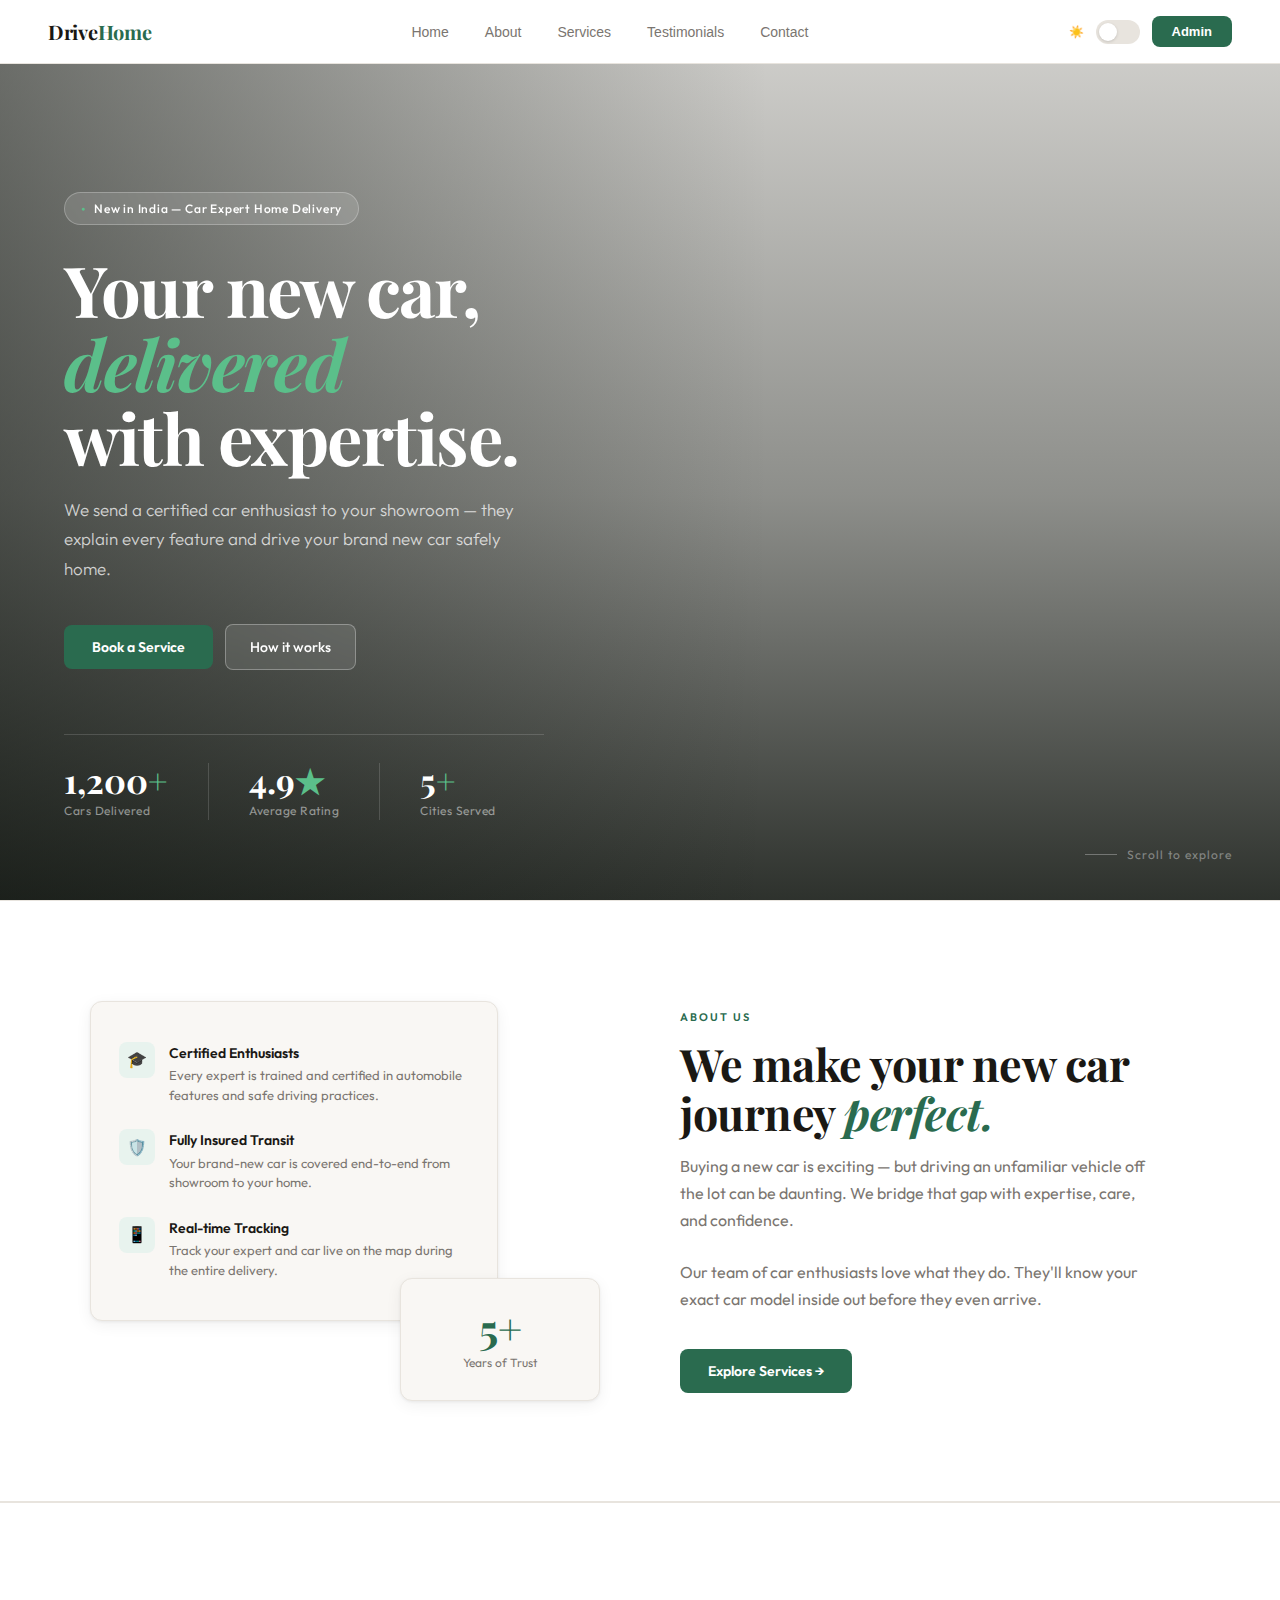
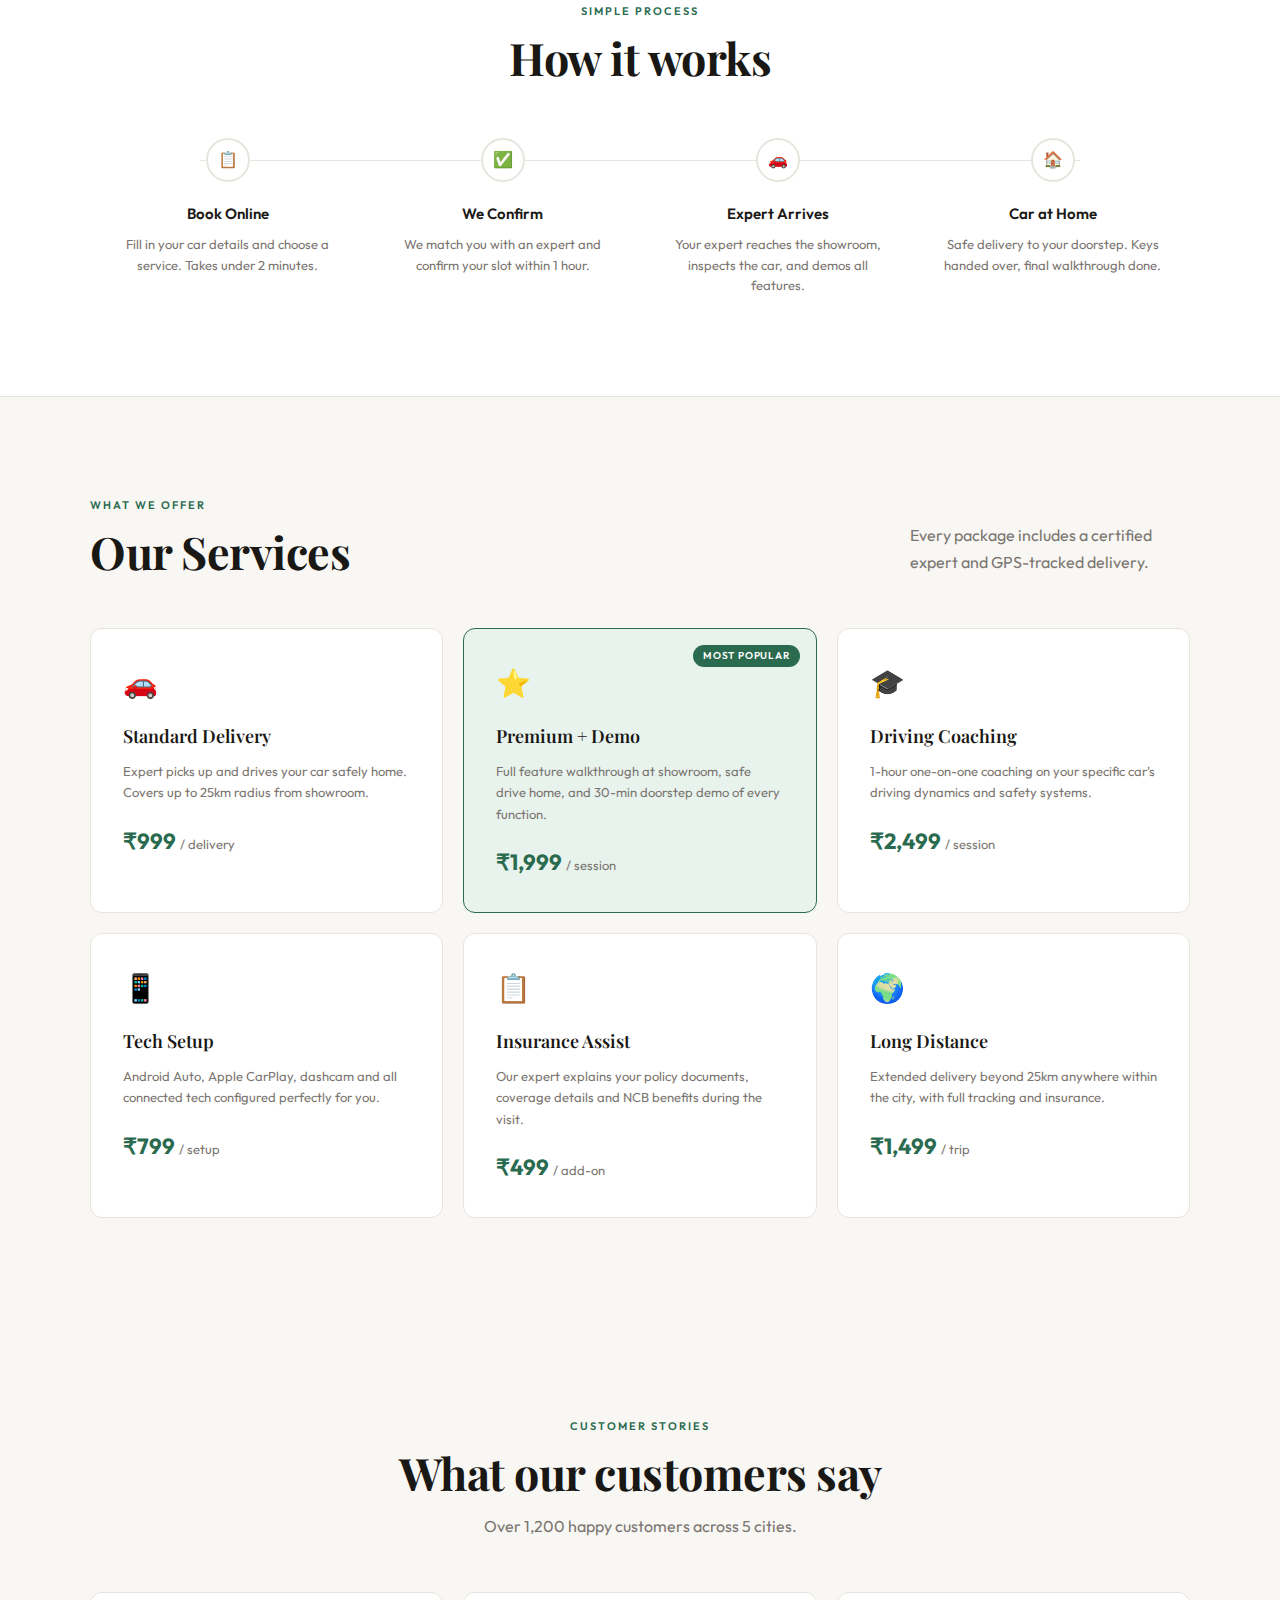
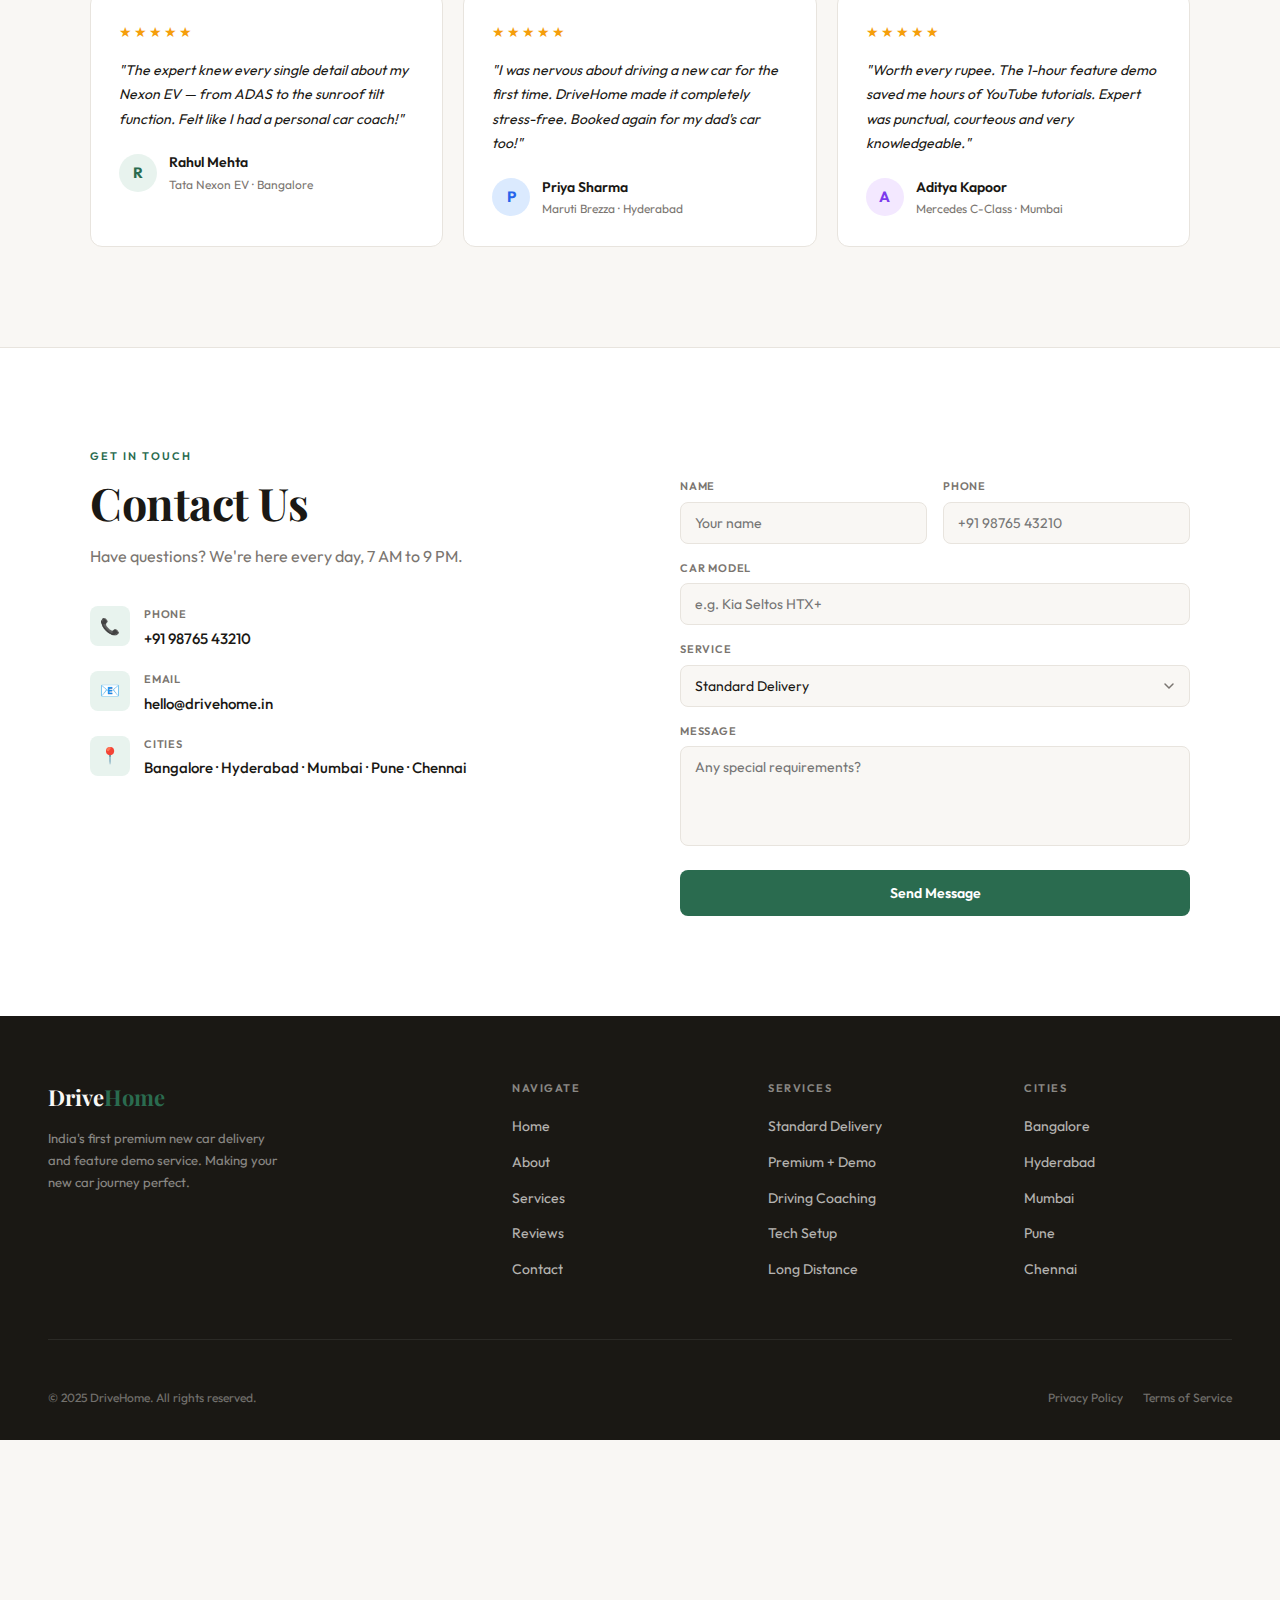
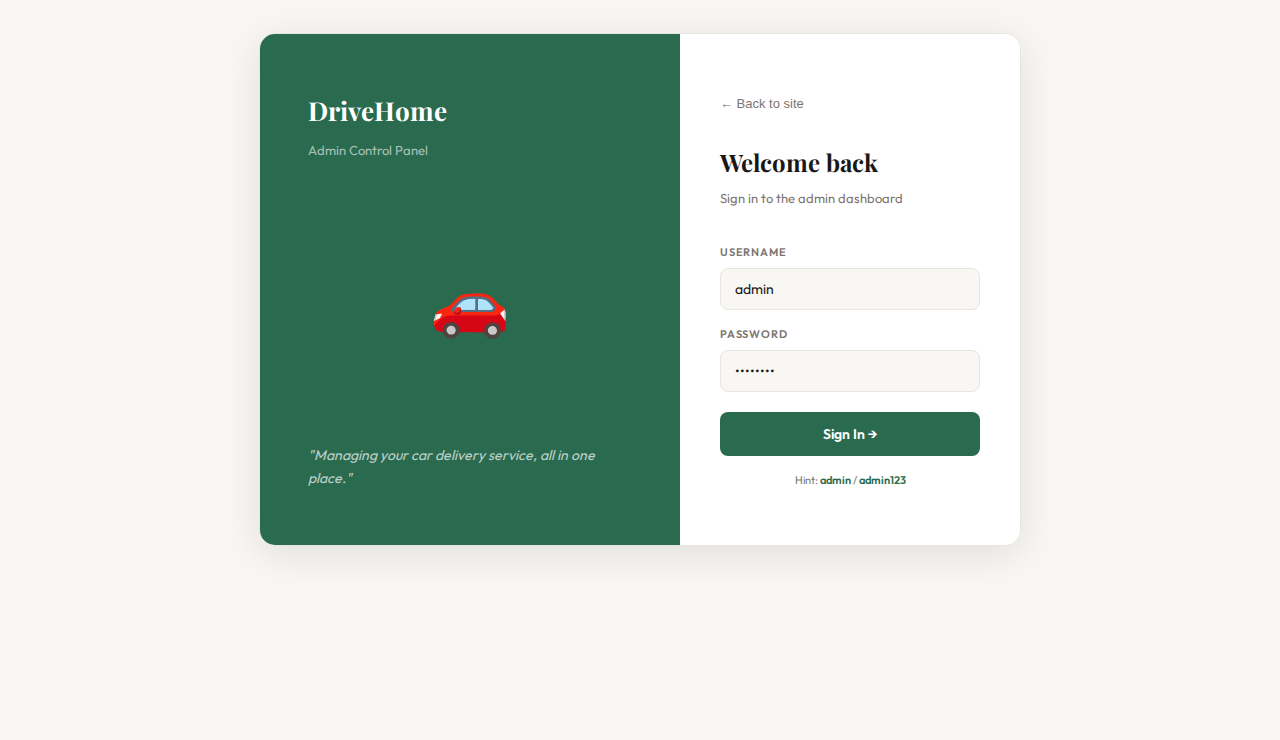
<file: index.html>
<!DOCTYPE html>
<html lang="en" data-theme="light">
<head>
<meta charset="UTF-8">
<meta name="viewport" content="width=device-width, initial-scale=1.0">
<title>DriveHome — New Car Delivery & Expert Service</title>
<link href="https://fonts.googleapis.com/css2?family=Playfair+Display:wght@400;600;700&family=Outfit:wght@300;400;500;600&display=swap" rel="stylesheet">
<link rel="stylesheet" href="style.css">
</head>
<body>

<!-- Toast -->
<div class="toast" id="toast"></div>

<!-- ═══════════════════════════════
     MAIN WEBSITE
════════════════════════════════ -->
<div id="mainPage" class="page active">

  <!-- NAV -->
  <nav>
    <div class="nav-logo" onclick="goTo('home')">Drive<span>Home</span></div>
    <div class="nav-center">
      <button class="nav-link" onclick="goTo('home')">Home</button>
      <button class="nav-link" onclick="goTo('about')">About</button>
      <button class="nav-link" onclick="goTo('services')">Services</button>
      <button class="nav-link" onclick="goTo('testimonials')">Testimonials</button>
      <button class="nav-link" onclick="goTo('contact')">Contact</button>
    </div>
    <div class="nav-right">
      <span class="theme-label" id="themeLabel">☀️</span>
      <button class="theme-toggle" onclick="toggleTheme()" title="Toggle dark mode"></button>
      <button class="nav-cta" onclick="showPage('adminPage')">Admin</button>
    </div>
  </nav>

  <!-- HERO -->
  <section id="home">
    <!-- Car background image -->
    <div class="hero-bg"></div>
    <!-- Gradient overlay -->
    <div class="hero-overlay"></div>

    <!-- Content -->
    <div class="hero-content">
      <div class="hero-pill">New in India — Car Expert Home Delivery</div>
      <h1 class="hero-title">
        Your new car,<br>
        <em>delivered</em><br>
        with expertise.
      </h1>
      <p class="hero-desc">We send a certified car enthusiast to your showroom — they explain every feature and drive your brand new car safely home.</p>
      <div class="hero-actions">
        <button class="btn-primary" onclick="goTo('services')">Book a Service</button>
        <button class="btn-outline" onclick="goTo('about')">How it works</button>
      </div>
      <div class="hero-stats">
        <div class="h-stat">
          <div class="h-stat-num">1,200<span>+</span></div>
          <div class="h-stat-label">Cars Delivered</div>
        </div>
        <div class="h-stat">
          <div class="h-stat-num">4.9<span>★</span></div>
          <div class="h-stat-label">Average Rating</div>
        </div>
        <div class="h-stat">
          <div class="h-stat-num">5<span>+</span></div>
          <div class="h-stat-label">Cities Served</div>
        </div>
      </div>
    </div>

    <!-- Scroll indicator -->
    <div class="hero-scroll">
      <div class="scroll-line"></div>
      Scroll to explore
    </div>
  </section>

  <!-- ABOUT -->
  <section id="about" class="section">
    <div class="section-inner about-grid">
      <div class="about-visual">
        <div class="about-card main">
          <div class="about-feature-row">
            <div class="about-feature-icon">🎓</div>
            <div>
              <div class="about-feature-title">Certified Enthusiasts</div>
              <div class="about-feature-desc">Every expert is trained and certified in automobile features and safe driving practices.</div>
            </div>
          </div>
          <div class="about-feature-row">
            <div class="about-feature-icon">🛡️</div>
            <div>
              <div class="about-feature-title">Fully Insured Transit</div>
              <div class="about-feature-desc">Your brand-new car is covered end-to-end from showroom to your home.</div>
            </div>
          </div>
          <div class="about-feature-row">
            <div class="about-feature-icon">📱</div>
            <div>
              <div class="about-feature-title">Real-time Tracking</div>
              <div class="about-feature-desc">Track your expert and car live on the map during the entire delivery.</div>
            </div>
          </div>
        </div>
        <div class="about-card float">
          <div class="float-num">5+</div>
          <div class="float-label">Years of Trust</div>
        </div>
      </div>
      <div>
        <div class="eyebrow">About Us</div>
        <h2 class="section-heading">We make your new car journey <em style="font-style:italic;color:var(--accent);">perfect.</em></h2>
        <p class="section-sub" style="margin-bottom:24px;">Buying a new car is exciting — but driving an unfamiliar vehicle off the lot can be daunting. We bridge that gap with expertise, care, and confidence.</p>
        <p class="section-sub">Our team of car enthusiasts love what they do. They'll know your exact car model inside out before they even arrive.</p>
        <div style="margin-top:36px;">
          <button class="btn-primary" onclick="goTo('services')">Explore Services →</button>
        </div>
      </div>
    </div>
  </section>

  <!-- HOW IT WORKS -->
  <section id="howitworks" class="section">
    <div class="section-inner">
      <div style="text-align:center; margin-bottom:0;">
        <div class="eyebrow" style="justify-content:center;">Simple Process</div>
        <h2 class="section-heading">How it works</h2>
      </div>
      <div class="steps-row">
        <div class="step">
          <div class="step-circle">📋</div>
          <div class="step-title">Book Online</div>
          <div class="step-desc">Fill in your car details and choose a service. Takes under 2 minutes.</div>
        </div>
        <div class="step">
          <div class="step-circle">✅</div>
          <div class="step-title">We Confirm</div>
          <div class="step-desc">We match you with an expert and confirm your slot within 1 hour.</div>
        </div>
        <div class="step">
          <div class="step-circle">🚗</div>
          <div class="step-title">Expert Arrives</div>
          <div class="step-desc">Your expert reaches the showroom, inspects the car, and demos all features.</div>
        </div>
        <div class="step">
          <div class="step-circle">🏠</div>
          <div class="step-title">Car at Home</div>
          <div class="step-desc">Safe delivery to your doorstep. Keys handed over, final walkthrough done.</div>
        </div>
      </div>
    </div>
  </section>

  <!-- SERVICES -->
  <section id="services" class="section">
    <div class="section-inner">
      <div class="services-header">
        <div>
          <div class="eyebrow">What We Offer</div>
          <h2 class="section-heading" style="margin-bottom:0;">Our Services</h2>
        </div>
        <p class="section-sub" style="max-width:280px;">Every package includes a certified expert and GPS-tracked delivery.</p>
      </div>
      <div class="services-grid">
        <div class="service-card">
          <span class="service-icon">🚗</span>
          <div class="service-name">Standard Delivery</div>
          <div class="service-desc">Expert picks up and drives your car safely home. Covers up to 25km radius from showroom.</div>
          <div class="service-price">₹999 <small>/ delivery</small></div>
        </div>
        <div class="service-card popular">
          <div class="popular-tag">Most Popular</div>
          <span class="service-icon">⭐</span>
          <div class="service-name">Premium + Demo</div>
          <div class="service-desc">Full feature walkthrough at showroom, safe drive home, and 30-min doorstep demo of every function.</div>
          <div class="service-price">₹1,999 <small>/ session</small></div>
        </div>
        <div class="service-card">
          <span class="service-icon">🎓</span>
          <div class="service-name">Driving Coaching</div>
          <div class="service-desc">1-hour one-on-one coaching on your specific car's driving dynamics and safety systems.</div>
          <div class="service-price">₹2,499 <small>/ session</small></div>
        </div>
        <div class="service-card">
          <span class="service-icon">📱</span>
          <div class="service-name">Tech Setup</div>
          <div class="service-desc">Android Auto, Apple CarPlay, dashcam and all connected tech configured perfectly for you.</div>
          <div class="service-price">₹799 <small>/ setup</small></div>
        </div>
        <div class="service-card">
          <span class="service-icon">📋</span>
          <div class="service-name">Insurance Assist</div>
          <div class="service-desc">Our expert explains your policy documents, coverage details and NCB benefits during the visit.</div>
          <div class="service-price">₹499 <small>/ add-on</small></div>
        </div>
        <div class="service-card">
          <span class="service-icon">🌍</span>
          <div class="service-name">Long Distance</div>
          <div class="service-desc">Extended delivery beyond 25km anywhere within the city, with full tracking and insurance.</div>
          <div class="service-price">₹1,499 <small>/ trip</small></div>
        </div>
      </div>
    </div>
  </section>

  <!-- TESTIMONIALS -->
  <section id="testimonials" class="section">
    <div class="section-inner">
      <div class="testimonials-header">
        <div class="eyebrow">Customer Stories</div>
        <h2 class="section-heading">What our customers say</h2>
        <p class="section-sub">Over 1,200 happy customers across 5 cities.</p>
      </div>
      <div class="t-grid">
        <div class="t-card">
          <div class="t-stars">★★★★★</div>
          <p class="t-text">"The expert knew every single detail about my Nexon EV — from ADAS to the sunroof tilt function. Felt like I had a personal car coach!"</p>
          <div class="t-author">
            <div class="t-avatar">R</div>
            <div><div class="t-name">Rahul Mehta</div><div class="t-car">Tata Nexon EV · Bangalore</div></div>
          </div>
        </div>
        <div class="t-card">
          <div class="t-stars">★★★★★</div>
          <p class="t-text">"I was nervous about driving a new car for the first time. DriveHome made it completely stress-free. Booked again for my dad's car too!"</p>
          <div class="t-author">
            <div class="t-avatar" style="background:#DBEAFE;color:#2563EB;">P</div>
            <div><div class="t-name">Priya Sharma</div><div class="t-car">Maruti Brezza · Hyderabad</div></div>
          </div>
        </div>
        <div class="t-card">
          <div class="t-stars">★★★★★</div>
          <p class="t-text">"Worth every rupee. The 1-hour feature demo saved me hours of YouTube tutorials. Expert was punctual, courteous and very knowledgeable."</p>
          <div class="t-author">
            <div class="t-avatar" style="background:#F3E8FF;color:#7C3AED;">A</div>
            <div><div class="t-name">Aditya Kapoor</div><div class="t-car">Mercedes C-Class · Mumbai</div></div>
          </div>
        </div>
      </div>
    </div>
  </section>

  <!-- CONTACT -->
  <section id="contact" class="section">
    <div class="section-inner">
      <div class="eyebrow">Get In Touch</div>
      <div class="contact-grid">
        <div>
          <h2 class="section-heading">Contact Us</h2>
          <p class="section-sub">Have questions? We're here every day, 7 AM to 9 PM.</p>
          <div class="contact-info-items">
            <div class="c-item">
              <div class="c-icon">📞</div>
              <div><div class="c-title">Phone</div><div class="c-val">+91 98765 43210</div></div>
            </div>
            <div class="c-item">
              <div class="c-icon">📧</div>
              <div><div class="c-title">Email</div><div class="c-val">hello@drivehome.in</div></div>
            </div>
            <div class="c-item">
              <div class="c-icon">📍</div>
              <div><div class="c-title">Cities</div><div class="c-val">Bangalore · Hyderabad · Mumbai · Pune · Chennai</div></div>
            </div>
          </div>
        </div>
        <div class="contact-form-area">
          <div class="form-row">
            <div class="form-group"><label class="f-label">Name</label><input type="text" class="f-input" placeholder="Your name"></div>
            <div class="form-group"><label class="f-label">Phone</label><input type="tel" class="f-input" placeholder="+91 98765 43210"></div>
          </div>
          <div class="form-group"><label class="f-label">Car Model</label><input type="text" class="f-input" placeholder="e.g. Kia Seltos HTX+"></div>
          <div class="form-group">
            <label class="f-label">Service</label>
            <select class="f-select f-input">
              <option>Standard Delivery</option>
              <option>Premium Delivery + Demo</option>
              <option>Driving Coaching</option>
              <option>Tech Setup</option>
            </select>
          </div>
          <div class="form-group"><label class="f-label">Message</label><textarea class="f-textarea" placeholder="Any special requirements?"></textarea></div>
          <button class="btn-primary" style="width:100%;padding:14px;" onclick="toast('Message sent! We\'ll call you shortly.')">Send Message</button>
        </div>
      </div>
    </div>
  </section>

  <!-- FOOTER -->
  <footer>
    <div class="footer-top">
      <div>
        <div class="f-brand-name">Drive<span>Home</span></div>
        <p class="f-brand-desc">India's first premium new car delivery and feature demo service. Making your new car journey perfect.</p>
      </div>
      <div class="f-col">
        <div class="f-col-title">Navigate</div>
        <ul>
          <li><a onclick="goTo('home')">Home</a></li>
          <li><a onclick="goTo('about')">About</a></li>
          <li><a onclick="goTo('services')">Services</a></li>
          <li><a onclick="goTo('testimonials')">Reviews</a></li>
          <li><a onclick="goTo('contact')">Contact</a></li>
        </ul>
      </div>
      <div class="f-col">
        <div class="f-col-title">Services</div>
        <ul>
          <li><a>Standard Delivery</a></li>
          <li><a>Premium + Demo</a></li>
          <li><a>Driving Coaching</a></li>
          <li><a>Tech Setup</a></li>
          <li><a>Long Distance</a></li>
        </ul>
      </div>
      <div class="f-col">
        <div class="f-col-title">Cities</div>
        <ul>
          <li><a>Bangalore</a></li>
          <li><a>Hyderabad</a></li>
          <li><a>Mumbai</a></li>
          <li><a>Pune</a></li>
          <li><a>Chennai</a></li>
        </ul>
      </div>
    </div>
    <div class="footer-bottom">
      <div class="f-copy">© 2025 DriveHome. All rights reserved.</div>
      <div class="f-links">
        <a>Privacy Policy</a>
        <a>Terms of Service</a>
      </div>
    </div>
  </footer>

</div><!-- /mainPage -->


<!-- ═══════════════════════════════
     ADMIN LOGIN
════════════════════════════════ -->
<div id="adminPage" class="page">
  <div style="min-height:100vh;display:flex;align-items:center;justify-content:center;background:var(--bg);padding:24px;">
    <div class="login-wrap">
      <div class="login-left">
        <div>
          <div class="login-brand">DriveHome</div>
          <div class="login-brand-sub">Admin Control Panel</div>
        </div>
        <div class="login-illustration">🚗</div>
        <div class="login-quote">"Managing your car delivery service, all in one place."</div>
      </div>
      <div class="login-right">
        <button class="admin-back-btn" onclick="showPage('mainPage')">← Back to site</button>
        <div class="login-title">Welcome back</div>
        <div class="login-sub">Sign in to the admin dashboard</div>

        <div class="login-error" id="loginError">⚠ Incorrect username or password.</div>

        <div class="form-group">
          <label class="f-label">Username</label>
          <input type="text" class="f-input" id="adminUser" placeholder="admin" value="admin">
        </div>
        <div class="form-group">
          <label class="f-label">Password</label>
          <input type="password" class="f-input" id="adminPass" placeholder="••••••••" value="admin123">
        </div>
        <button class="btn-primary" style="width:100%;padding:13px;margin-top:4px;" onclick="adminLogin()">Sign In →</button>
        <div class="login-hint" style="margin-top:16px;">Hint: <span>admin</span> / <span>admin123</span></div>
      </div>
    </div>
  </div>
</div>


<!-- ═══════════════════════════════
     ADMIN DASHBOARD
════════════════════════════════ -->
<div id="dashPage" class="page">

  <!-- Top bar -->
  <div class="dash-topbar">
    <div class="dash-brand">Drive<span>Home</span> <span style="font-size:13px;font-family:'Outfit';font-weight:400;color:var(--muted);">Admin</span></div>
    <div class="dash-topbar-right">
      <span class="theme-label" id="dashThemeLabel">☀️</span>
      <button class="theme-toggle" onclick="toggleTheme()"></button>
      <div class="dash-avatar">A</div>
      <button class="dash-logout" onclick="showPage('mainPage')">Logout</button>
    </div>
  </div>

  <div class="dash-layout">
    <!-- Sidebar -->
    <div class="dash-sidebar">
      <div class="sidebar-group">
        <div class="sidebar-group-label">Main</div>
        <button class="sidebar-btn active" onclick="switchTab(this,'tabOverview')"><span class="sidebar-btn-icon">📊</span> Overview</button>
        <button class="sidebar-btn" onclick="switchTab(this,'tabBookings')"><span class="sidebar-btn-icon">📋</span> Bookings</button>
        <button class="sidebar-btn" onclick="switchTab(this,'tabOffers')"><span class="sidebar-btn-icon">🏷️</span> Offers</button>
        <button class="sidebar-btn" onclick="switchTab(this,'tabAddons')"><span class="sidebar-btn-icon">⚡</span> Add-ons</button>
      </div>
      <div class="sidebar-group">
        <div class="sidebar-group-label">Manage</div>
        <button class="sidebar-btn" onclick="switchTab(this,'tabExperts')"><span class="sidebar-btn-icon">👨‍💼</span> Experts</button>
        <button class="sidebar-btn" onclick="switchTab(this,'tabPayments')"><span class="sidebar-btn-icon">💳</span> Payments</button>
        <button class="sidebar-btn" onclick="switchTab(this,'tabSettings')"><span class="sidebar-btn-icon">⚙️</span> Settings</button>
      </div>
    </div>

    <!-- Main content -->
    <div class="dash-main">

      <!-- Overview -->
      <div id="tabOverview" class="dash-tab active">
        <div class="dash-page-title">Dashboard</div>
        <div class="dash-page-sub">Here's what's happening today.</div>
        <div class="kpi-row">
          <div class="kpi"><div class="kpi-label">Total Bookings</div><div class="kpi-value">1,247</div><div class="kpi-change">↑ 12% this month</div><div class="kpi-icon">📋</div></div>
          <div class="kpi"><div class="kpi-label">Revenue</div><div class="kpi-value">₹8.4L</div><div class="kpi-change">↑ 18% this month</div><div class="kpi-icon">💰</div></div>
          <div class="kpi"><div class="kpi-label">Active Experts</div><div class="kpi-value">28</div><div class="kpi-change">3 on leave today</div><div class="kpi-icon">👨‍💼</div></div>
          <div class="kpi"><div class="kpi-label">Avg Rating</div><div class="kpi-value">4.9★</div><div class="kpi-change">From 980 reviews</div><div class="kpi-icon">⭐</div></div>
        </div>
        <div class="panel">
          <div class="panel-header"><div class="panel-title">Today's Bookings</div><button class="btn-sm" onclick="switchTab(document.querySelector('[onclick*=tabBookings]'),'tabBookings')">View All</button></div>
          <table>
            <thead><tr><th>Customer</th><th>Car</th><th>Service</th><th>City</th><th>Status</th></tr></thead>
            <tbody>
              <tr><td>Rahul Mehta</td><td>Tata Nexon EV</td><td>Premium + Demo</td><td>Bangalore</td><td><span class="badge badge-green">Done</span></td></tr>
              <tr><td>Priya Sharma</td><td>Maruti Brezza</td><td>Standard Delivery</td><td>Hyderabad</td><td><span class="badge badge-green">Done</span></td></tr>
              <tr><td>Aditya Kapoor</td><td>Mercedes C-Class</td><td>Premium + Demo</td><td>Mumbai</td><td><span class="badge badge-amber">In Progress</span></td></tr>
              <tr><td>Sneha Reddy</td><td>Kia Seltos</td><td>Tech Setup</td><td>Pune</td><td><span class="badge badge-gray">Upcoming</span></td></tr>
            </tbody>
          </table>
        </div>
      </div>

      <!-- Bookings -->
      <div id="tabBookings" class="dash-tab">
        <div class="dash-page-title">Bookings</div>
        <div class="dash-page-sub">All customer bookings across cities.</div>
        <div class="panel">
          <div class="panel-header"><div class="panel-title">All Records</div><button class="btn-sm">Export CSV</button></div>
          <table>
            <thead><tr><th>#ID</th><th>Customer</th><th>Car</th><th>Service</th><th>Amount</th><th>Payment</th><th>Status</th></tr></thead>
            <tbody>
              <tr><td>#1247</td><td>Rahul Mehta</td><td>Tata Nexon EV</td><td>Premium + Demo</td><td>₹1,999</td><td><span class="badge badge-green">Paid</span></td><td><span class="badge badge-green">Done</span></td></tr>
              <tr><td>#1246</td><td>Priya Sharma</td><td>Brezza Turbo</td><td>Standard Delivery</td><td>₹999</td><td><span class="badge badge-green">Paid</span></td><td><span class="badge badge-green">Done</span></td></tr>
              <tr><td>#1245</td><td>Aditya Kapoor</td><td>C-Class AMG</td><td>Premium + Demo</td><td>₹1,999</td><td><span class="badge badge-green">Paid</span></td><td><span class="badge badge-amber">Active</span></td></tr>
              <tr><td>#1244</td><td>Nisha Patel</td><td>MG Astor</td><td>Tech Setup</td><td>₹799</td><td><span class="badge badge-amber">Pending</span></td><td><span class="badge badge-gray">Upcoming</span></td></tr>
            </tbody>
          </table>
        </div>
      </div>

      <!-- Offers -->
      <div id="tabOffers" class="dash-tab">
        <div class="dash-page-title">Offers</div>
        <div class="dash-page-sub">Create and manage promotional offers.</div>
        <div class="panel">
          <div class="panel-header"><div class="panel-title">Active Offers</div><button class="btn-sm" onclick="openModal('offerModal')">+ New Offer</button></div>
          <table>
            <thead><tr><th>Name</th><th>Code</th><th>Discount</th><th>Valid Till</th><th>Status</th><th>Actions</th></tr></thead>
            <tbody id="offersBody">
              <tr><td>New Customer</td><td>NEWCAR20</td><td>20% off</td><td>31 Dec 2025</td><td><span class="badge badge-green">Active</span></td><td class="action-cell"><button class="btn-xs btn-edit">Edit</button><button class="btn-xs btn-del" onclick="delRow(this)">Delete</button></td></tr>
              <tr><td>Luxury Deal</td><td>LUXURY30</td><td>30% off</td><td>31 Jan 2026</td><td><span class="badge badge-green">Active</span></td><td class="action-cell"><button class="btn-xs btn-edit">Edit</button><button class="btn-xs btn-del" onclick="delRow(this)">Delete</button></td></tr>
            </tbody>
          </table>
        </div>
      </div>

      <!-- Addons -->
      <div id="tabAddons" class="dash-tab">
        <div class="dash-page-title">Add-ons</div>
        <div class="dash-page-sub">Manage service add-ons for customers.</div>
        <div class="panel">
          <div class="panel-header"><div class="panel-title">Add-on Services</div><button class="btn-sm" onclick="openModal('addonModal')">+ New Add-on</button></div>
          <table>
            <thead><tr><th>Add-on</th><th>Description</th><th>Price</th><th>Status</th><th>Actions</th></tr></thead>
            <tbody id="addonsBody">
              <tr><td>Insurance Assist</td><td>Policy explanation walkthrough</td><td>₹499</td><td><span class="badge badge-green">Active</span></td><td class="action-cell"><button class="btn-xs btn-edit">Edit</button><button class="btn-xs btn-del" onclick="delRow(this)">Delete</button></td></tr>
              <tr><td>Tech Setup</td><td>CarPlay, dashcam, sensors</td><td>₹799</td><td><span class="badge badge-green">Active</span></td><td class="action-cell"><button class="btn-xs btn-edit">Edit</button><button class="btn-xs btn-del" onclick="delRow(this)">Delete</button></td></tr>
            </tbody>
          </table>
        </div>
      </div>

      <!-- Experts -->
      <div id="tabExperts" class="dash-tab">
        <div class="dash-page-title">Experts</div>
        <div class="dash-page-sub">Your certified car enthusiast team.</div>
        <div class="panel">
          <div class="panel-header"><div class="panel-title">Expert Roster</div><button class="btn-sm" onclick="openModal('expertModal')">+ Add Expert</button></div>
          <table>
            <thead><tr><th>Name</th><th>Specialization</th><th>City</th><th>Deliveries</th><th>Rating</th><th>Status</th><th>Actions</th></tr></thead>
            <tbody id="expertsBody">
              <tr><td>Arjun Sharma</td><td>EV Specialist</td><td>Bangalore</td><td>234</td><td>4.9★</td><td><span class="badge badge-green">Active</span></td><td class="action-cell"><button class="btn-xs btn-edit">Edit</button><button class="btn-xs btn-del" onclick="delRow(this)">Delete</button></td></tr>
              <tr><td>Ravi Kumar</td><td>Luxury Cars</td><td>Mumbai</td><td>189</td><td>5.0★</td><td><span class="badge badge-green">Active</span></td><td class="action-cell"><button class="btn-xs btn-edit">Edit</button><button class="btn-xs btn-del" onclick="delRow(this)">Delete</button></td></tr>
              <tr><td>Suresh Menon</td><td>Performance Cars</td><td>Chennai</td><td>156</td><td>4.8★</td><td><span class="badge badge-amber">On Leave</span></td><td class="action-cell"><button class="btn-xs btn-edit">Edit</button><button class="btn-xs btn-del" onclick="delRow(this)">Delete</button></td></tr>
            </tbody>
          </table>
        </div>
      </div>

      <!-- Payments (Gateway Ready) -->
      <div id="tabPayments" class="dash-tab">
        <div class="dash-page-title">Payments</div>
        <div class="dash-page-sub">Payment gateway management & transaction history.</div>
        <div class="panel">
          <div class="panel-header"><div class="panel-title">Gateway Configuration</div></div>
          <div style="padding:20px;background:var(--accent-2);border-radius:8px;margin-bottom:24px;border:1px dashed var(--accent);">
            <div style="font-size:13px;font-weight:600;color:var(--accent);margin-bottom:6px;">🔌 Payment Gateway Integration Ready</div>
            <div style="font-size:12px;color:var(--muted);line-height:1.7;">
              This section is pre-built to plug in your payment gateway.<br>
              <strong>Razorpay:</strong> Add your Key ID below and activate.<br>
              <strong>Stripe:</strong> Enter your Publishable Key and Secret Key via backend.<br>
              <strong>PayU:</strong> Enter Merchant Key and Salt.
            </div>
          </div>
          <div class="form-row" style="margin-bottom:16px;">
            <div class="form-group"><label class="f-label">Gateway Provider</label>
              <select class="f-select f-input"><option>Razorpay</option><option>Stripe</option><option>PayU</option><option>CCAvenue</option></select>
            </div>
            <div class="form-group"><label class="f-label">Mode</label>
              <select class="f-select f-input"><option>Test Mode</option><option>Live Mode</option></select>
            </div>
          </div>
          <div class="form-group"><label class="f-label">API Key / Key ID</label><input class="f-input" placeholder="rzp_test_xxxxxxxxxxxx"></div>
          <button class="btn-sm" onclick="toast('Gateway settings saved! Switch to Live Mode when ready.')">Save Gateway Settings</button>
        </div>
        <div class="panel">
          <div class="panel-header"><div class="panel-title">Recent Transactions</div></div>
          <table>
            <thead><tr><th>Txn ID</th><th>Customer</th><th>Amount</th><th>Method</th><th>Gateway Ref</th><th>Status</th></tr></thead>
            <tbody>
              <tr><td>#TXN1247</td><td>Rahul Mehta</td><td>₹1,999</td><td>UPI</td><td>pay_xxxxx001</td><td><span class="badge badge-green">Success</span></td></tr>
              <tr><td>#TXN1246</td><td>Priya Sharma</td><td>₹999</td><td>Card</td><td>pay_xxxxx002</td><td><span class="badge badge-green">Success</span></td></tr>
              <tr><td>#TXN1244</td><td>Nisha Patel</td><td>₹799</td><td>Netbanking</td><td>—</td><td><span class="badge badge-amber">Pending</span></td></tr>
            </tbody>
          </table>
        </div>
      </div>

      <!-- Settings -->
      <div id="tabSettings" class="dash-tab">
        <div class="dash-page-title">Settings</div>
        <div class="dash-page-sub">Manage your site and business configuration.</div>
        <div class="panel">
          <div class="panel-header"><div class="panel-title">Business Details</div></div>
          <div class="form-row">
            <div class="form-group"><label class="f-label">Business Name</label><input class="f-input" value="DriveHome Pro"></div>
            <div class="form-group"><label class="f-label">Phone</label><input class="f-input" value="+91 98765 43210"></div>
          </div>
          <div class="form-group"><label class="f-label">Email</label><input class="f-input" value="hello@drivehome.in"></div>
          <div class="form-row">
            <div class="form-group"><label class="f-label">Delivery Radius (km)</label><input class="f-input" value="25"></div>
            <div class="form-group"><label class="f-label">Booking Window Hours</label><input class="f-input" value="1"></div>
          </div>
          <button class="btn-sm" onclick="toast('Settings saved successfully!')">Save Changes</button>
        </div>
      </div>

    </div>
  </div>
</div>


<!-- ═══ MODALS ═══ -->

<!-- Offer Modal -->
<div class="modal-bg" id="offerModal">
  <div class="modal-box">
    <button class="modal-close" onclick="closeModal('offerModal')">✕</button>
    <div class="modal-title">New Offer</div>
    <div class="form-group"><label class="f-label">Offer Name</label><input class="f-input" id="oName" placeholder="e.g. Festival Special"></div>
    <div class="form-row">
      <div class="form-group"><label class="f-label">Code</label><input class="f-input" id="oCode" placeholder="FEST50"></div>
      <div class="form-group"><label class="f-label">Discount</label><input class="f-input" id="oDisc" placeholder="20% or ₹500"></div>
    </div>
    <div class="form-group"><label class="f-label">Valid Until</label><input type="date" class="f-input" id="oDate"></div>
    <div class="modal-footer">
      <button class="btn-cancel" onclick="closeModal('offerModal')">Cancel</button>
      <button class="btn-sm" onclick="addOffer()">Add Offer</button>
    </div>
  </div>
</div>

<!-- Addon Modal -->
<div class="modal-bg" id="addonModal">
  <div class="modal-box">
    <button class="modal-close" onclick="closeModal('addonModal')">✕</button>
    <div class="modal-title">New Add-on</div>
    <div class="form-group"><label class="f-label">Add-on Name</label><input class="f-input" id="aName" placeholder="e.g. GPS Tracker Setup"></div>
    <div class="form-group"><label class="f-label">Description</label><input class="f-input" id="aDesc" placeholder="Brief description"></div>
    <div class="form-group"><label class="f-label">Price</label><input class="f-input" id="aPrice" placeholder="₹599"></div>
    <div class="modal-footer">
      <button class="btn-cancel" onclick="closeModal('addonModal')">Cancel</button>
      <button class="btn-sm" onclick="addAddon()">Add Add-on</button>
    </div>
  </div>
</div>

<!-- Expert Modal -->
<div class="modal-bg" id="expertModal">
  <div class="modal-box">
    <button class="modal-close" onclick="closeModal('expertModal')">✕</button>
    <div class="modal-title">Add Expert</div>
    <div class="form-row">
      <div class="form-group"><label class="f-label">Name</label><input class="f-input" id="eName" placeholder="Full name"></div>
      <div class="form-group"><label class="f-label">City</label><input class="f-input" id="eCity" placeholder="City"></div>
    </div>
    <div class="form-group"><label class="f-label">Specialization</label><input class="f-input" id="eSpec" placeholder="e.g. EV Specialist"></div>
    <div class="modal-footer">
      <button class="btn-cancel" onclick="closeModal('expertModal')">Cancel</button>
      <button class="btn-sm" onclick="addExpert()">Add Expert</button>
    </div>
  </div>
</div>

<script src="script.js"></script>

</body>

</html>
</file>
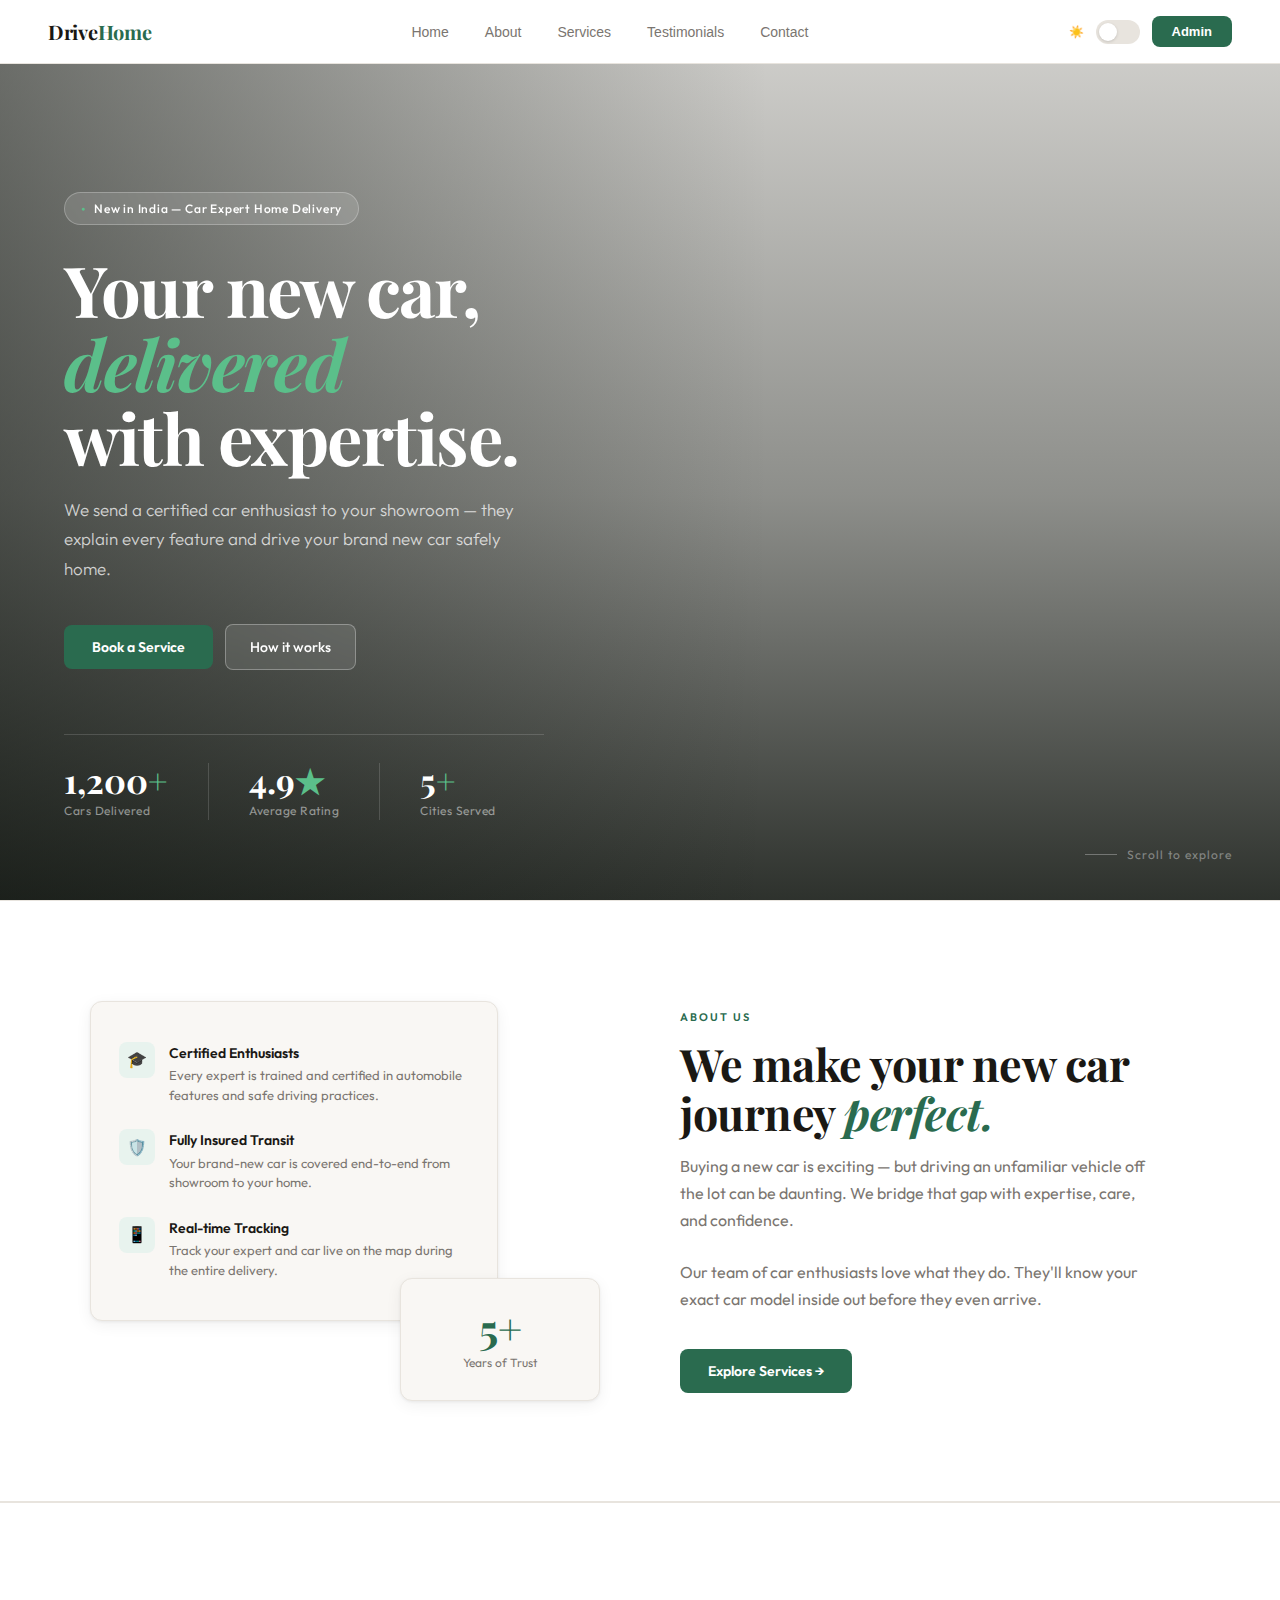
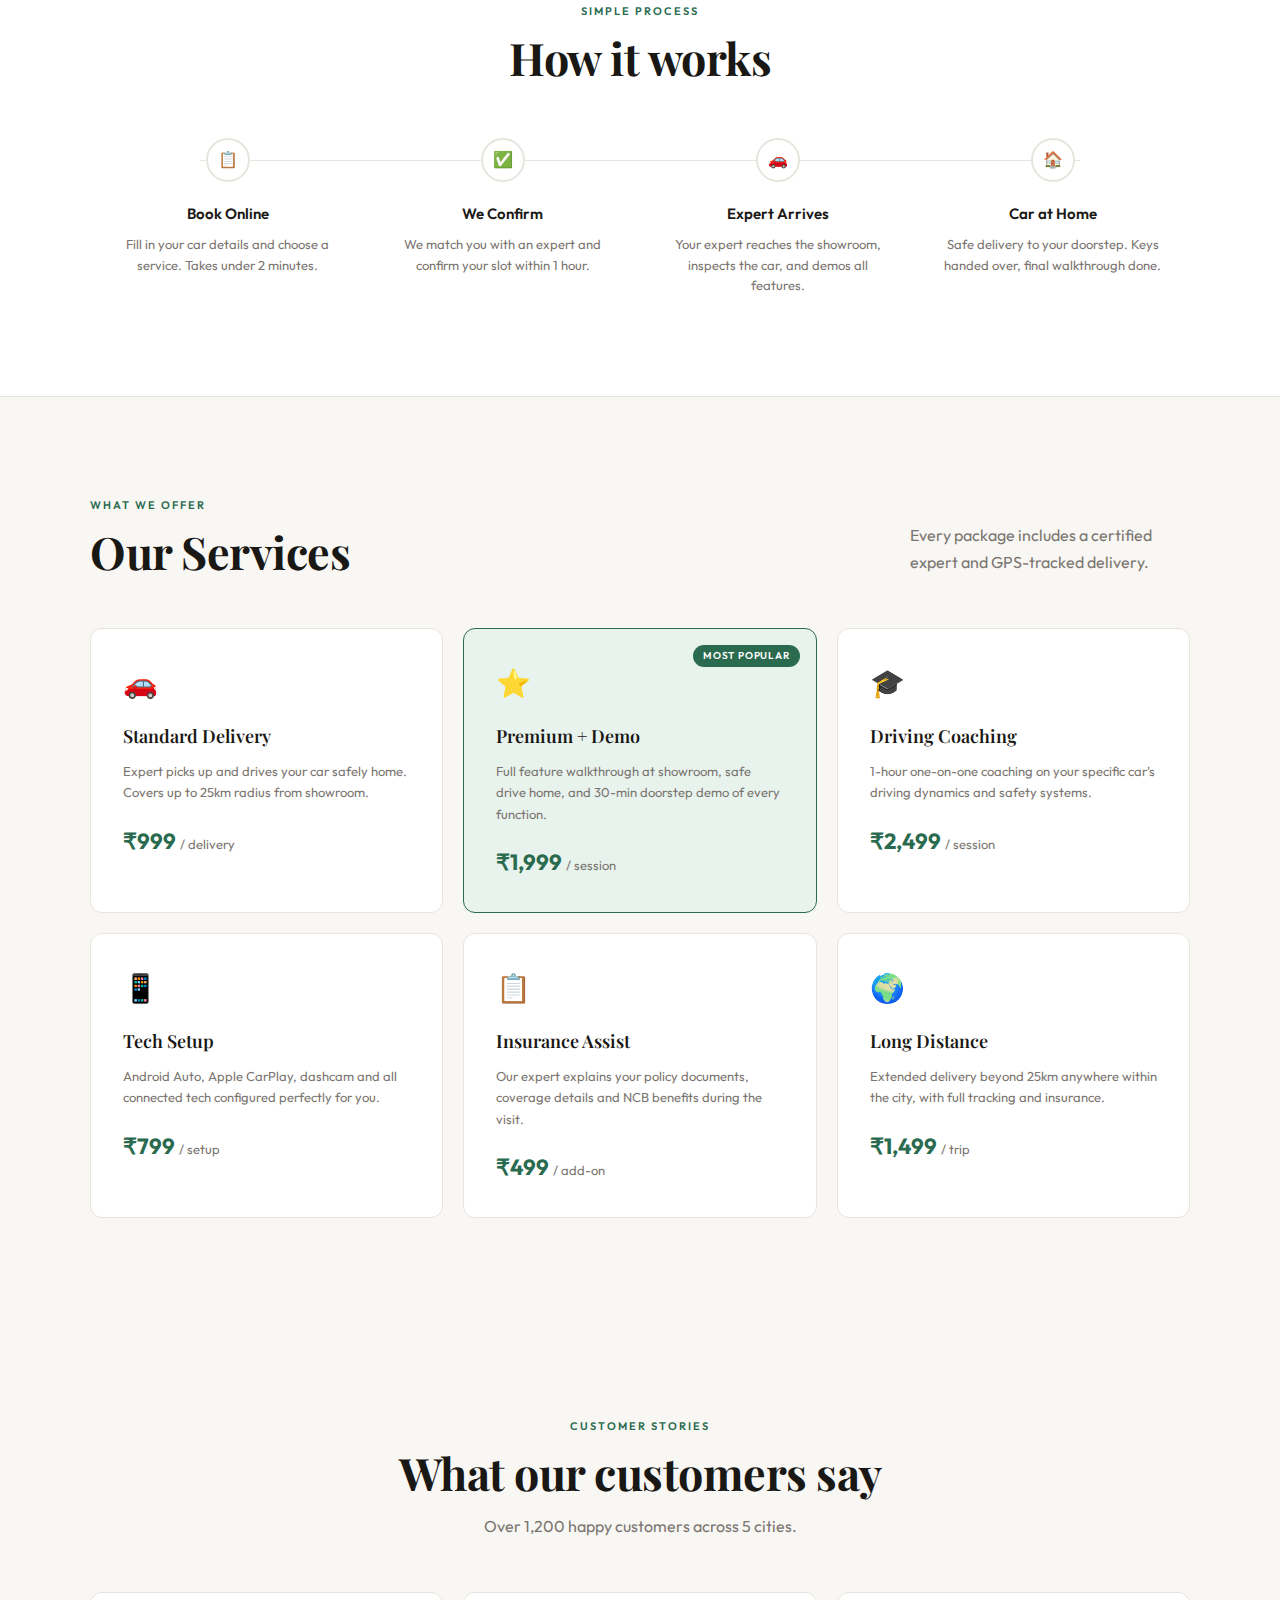
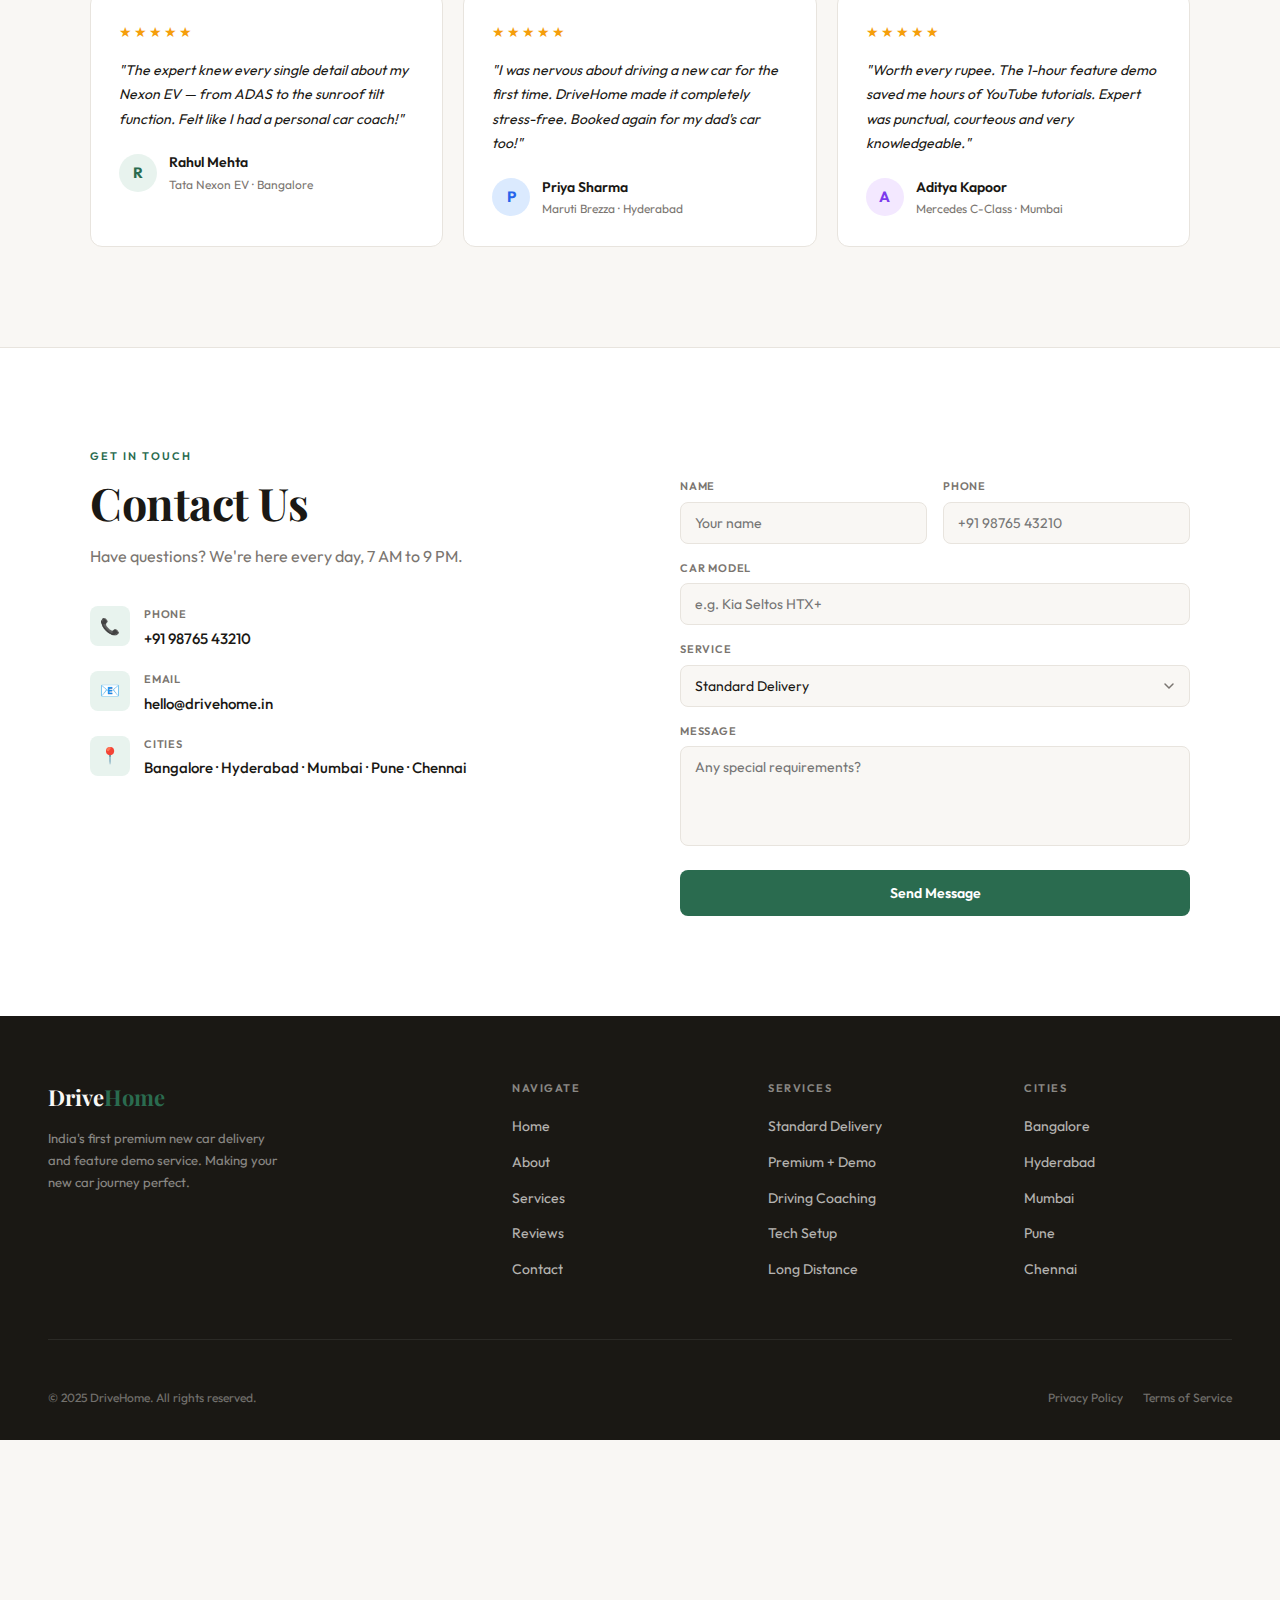
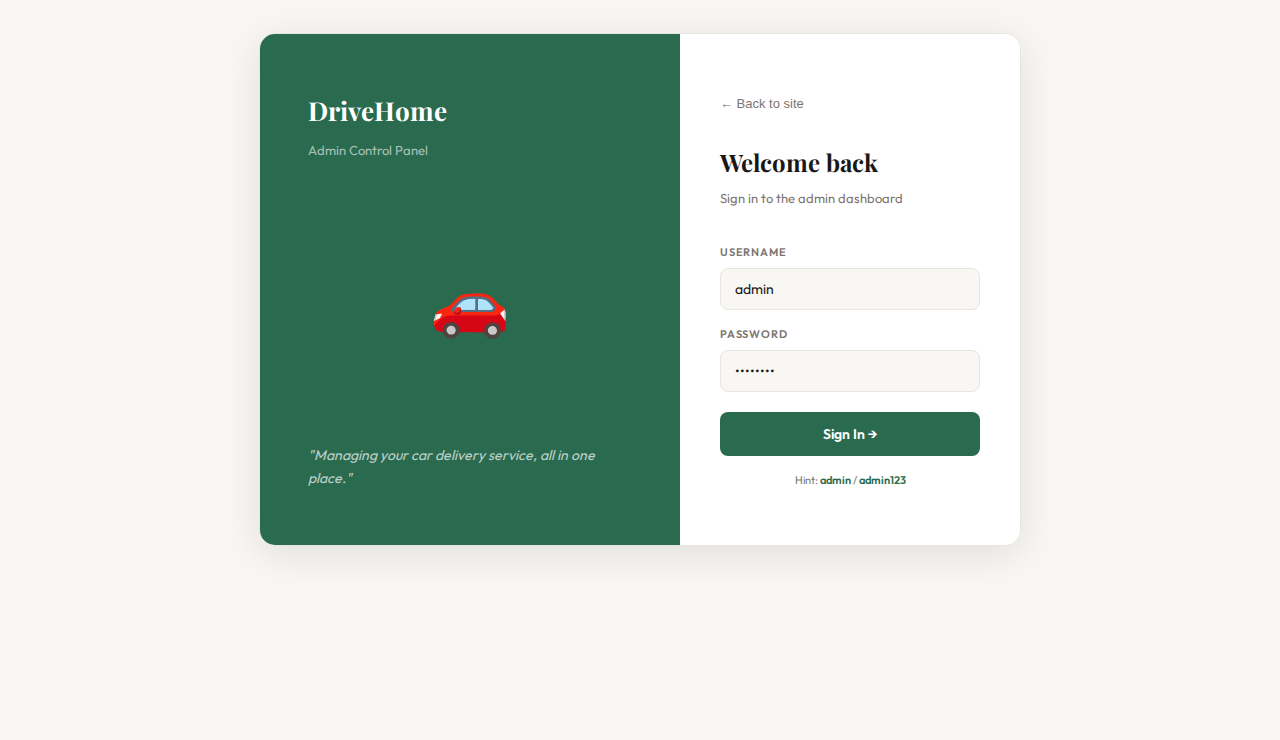
<file: index2.html>
<!DOCTYPE html>
<html lang="en" data-theme="light">
<head>
<meta charset="UTF-8">
<meta name="viewport" content="width=device-width, initial-scale=1.0">
<title>DriveHome — New Car Delivery & Expert Service</title>
<link href="https://fonts.googleapis.com/css2?family=Playfair+Display:wght@400;600;700&family=Outfit:wght@300;400;500;600&display=swap" rel="stylesheet">
<link rel="stylesheet" href="style.css">
</head>
<body>

<!-- Toast -->
<div class="toast" id="toast"></div>

<!-- ═══════════════════════════════
     MAIN WEBSITE
════════════════════════════════ -->
<div id="mainPage" class="page active">

  <!-- NAV -->
  <nav>
    <div class="nav-logo" onclick="goTo('home')">Drive<span>Home</span></div>
    <div class="nav-center">
      <button class="nav-link" onclick="goTo('home')">Home</button>
      <button class="nav-link" onclick="goTo('about')">About</button>
      <button class="nav-link" onclick="goTo('services')">Services</button>
      <button class="nav-link" onclick="goTo('testimonials')">Testimonials</button>
      <button class="nav-link" onclick="goTo('contact')">Contact</button>
    </div>
    <div class="nav-right">
      <span class="theme-label" id="themeLabel">☀️</span>
      <button class="theme-toggle" onclick="toggleTheme()" title="Toggle dark mode"></button>
      <button class="nav-cta" onclick="showPage('adminPage')">Admin</button>
    </div>
  </nav>

  <!-- HERO -->
  <section id="home">
    <!-- Car background image -->
    <div class="hero-bg"></div>
    <!-- Gradient overlay -->
    <div class="hero-overlay"></div>

    <!-- Content -->
    <div class="hero-content">
      <div class="hero-pill">New in India — Car Expert Home Delivery</div>
      <h1 class="hero-title">
        Your new car,<br>
        <em>delivered</em><br>
        with expertise.
      </h1>
      <p class="hero-desc">We send a certified car enthusiast to your showroom — they explain every feature and drive your brand new car safely home.</p>
      <div class="hero-actions">
        <button class="btn-primary" onclick="goTo('services')">Book a Service</button>
        <button class="btn-outline" onclick="goTo('about')">How it works</button>
      </div>
      <div class="hero-stats">
        <div class="h-stat">
          <div class="h-stat-num">1,200<span>+</span></div>
          <div class="h-stat-label">Cars Delivered</div>
        </div>
        <div class="h-stat">
          <div class="h-stat-num">4.9<span>★</span></div>
          <div class="h-stat-label">Average Rating</div>
        </div>
        <div class="h-stat">
          <div class="h-stat-num">5<span>+</span></div>
          <div class="h-stat-label">Cities Served</div>
        </div>
      </div>
    </div>

    <!-- Scroll indicator -->
    <div class="hero-scroll">
      <div class="scroll-line"></div>
      Scroll to explore
    </div>
  </section>

  <!-- ABOUT -->
  <section id="about" class="section">
    <div class="section-inner about-grid">
      <div class="about-visual">
        <div class="about-card main">
          <div class="about-feature-row">
            <div class="about-feature-icon">🎓</div>
            <div>
              <div class="about-feature-title">Certified Enthusiasts</div>
              <div class="about-feature-desc">Every expert is trained and certified in automobile features and safe driving practices.</div>
            </div>
          </div>
          <div class="about-feature-row">
            <div class="about-feature-icon">🛡️</div>
            <div>
              <div class="about-feature-title">Fully Insured Transit</div>
              <div class="about-feature-desc">Your brand-new car is covered end-to-end from showroom to your home.</div>
            </div>
          </div>
          <div class="about-feature-row">
            <div class="about-feature-icon">📱</div>
            <div>
              <div class="about-feature-title">Real-time Tracking</div>
              <div class="about-feature-desc">Track your expert and car live on the map during the entire delivery.</div>
            </div>
          </div>
        </div>
        <div class="about-card float">
          <div class="float-num">5+</div>
          <div class="float-label">Years of Trust</div>
        </div>
      </div>
      <div>
        <div class="eyebrow">About Us</div>
        <h2 class="section-heading">We make your new car journey <em style="font-style:italic;color:var(--accent);">perfect.</em></h2>
        <p class="section-sub" style="margin-bottom:24px;">Buying a new car is exciting — but driving an unfamiliar vehicle off the lot can be daunting. We bridge that gap with expertise, care, and confidence.</p>
        <p class="section-sub">Our team of car enthusiasts love what they do. They'll know your exact car model inside out before they even arrive.</p>
        <div style="margin-top:36px;">
          <button class="btn-primary" onclick="goTo('services')">Explore Services →</button>
        </div>
      </div>
    </div>
  </section>

  <!-- HOW IT WORKS -->
  <section id="howitworks" class="section">
    <div class="section-inner">
      <div style="text-align:center; margin-bottom:0;">
        <div class="eyebrow" style="justify-content:center;">Simple Process</div>
        <h2 class="section-heading">How it works</h2>
      </div>
      <div class="steps-row">
        <div class="step">
          <div class="step-circle">📋</div>
          <div class="step-title">Book Online</div>
          <div class="step-desc">Fill in your car details and choose a service. Takes under 2 minutes.</div>
        </div>
        <div class="step">
          <div class="step-circle">✅</div>
          <div class="step-title">We Confirm</div>
          <div class="step-desc">We match you with an expert and confirm your slot within 1 hour.</div>
        </div>
        <div class="step">
          <div class="step-circle">🚗</div>
          <div class="step-title">Expert Arrives</div>
          <div class="step-desc">Your expert reaches the showroom, inspects the car, and demos all features.</div>
        </div>
        <div class="step">
          <div class="step-circle">🏠</div>
          <div class="step-title">Car at Home</div>
          <div class="step-desc">Safe delivery to your doorstep. Keys handed over, final walkthrough done.</div>
        </div>
      </div>
    </div>
  </section>

  <!-- SERVICES -->
  <section id="services" class="section">
    <div class="section-inner">
      <div class="services-header">
        <div>
          <div class="eyebrow">What We Offer</div>
          <h2 class="section-heading" style="margin-bottom:0;">Our Services</h2>
        </div>
        <p class="section-sub" style="max-width:280px;">Every package includes a certified expert and GPS-tracked delivery.</p>
      </div>
      <div class="services-grid">
        <div class="service-card">
          <span class="service-icon">🚗</span>
          <div class="service-name">Standard Delivery</div>
          <div class="service-desc">Expert picks up and drives your car safely home. Covers up to 25km radius from showroom.</div>
          <div class="service-price">₹999 <small>/ delivery</small></div>
        </div>
        <div class="service-card popular">
          <div class="popular-tag">Most Popular</div>
          <span class="service-icon">⭐</span>
          <div class="service-name">Premium + Demo</div>
          <div class="service-desc">Full feature walkthrough at showroom, safe drive home, and 30-min doorstep demo of every function.</div>
          <div class="service-price">₹1,999 <small>/ session</small></div>
        </div>
        <div class="service-card">
          <span class="service-icon">🎓</span>
          <div class="service-name">Driving Coaching</div>
          <div class="service-desc">1-hour one-on-one coaching on your specific car's driving dynamics and safety systems.</div>
          <div class="service-price">₹2,499 <small>/ session</small></div>
        </div>
        <div class="service-card">
          <span class="service-icon">📱</span>
          <div class="service-name">Tech Setup</div>
          <div class="service-desc">Android Auto, Apple CarPlay, dashcam and all connected tech configured perfectly for you.</div>
          <div class="service-price">₹799 <small>/ setup</small></div>
        </div>
        <div class="service-card">
          <span class="service-icon">📋</span>
          <div class="service-name">Insurance Assist</div>
          <div class="service-desc">Our expert explains your policy documents, coverage details and NCB benefits during the visit.</div>
          <div class="service-price">₹499 <small>/ add-on</small></div>
        </div>
        <div class="service-card">
          <span class="service-icon">🌍</span>
          <div class="service-name">Long Distance</div>
          <div class="service-desc">Extended delivery beyond 25km anywhere within the city, with full tracking and insurance.</div>
          <div class="service-price">₹1,499 <small>/ trip</small></div>
        </div>
      </div>
    </div>
  </section>

  <!-- TESTIMONIALS -->
  <section id="testimonials" class="section">
    <div class="section-inner">
      <div class="testimonials-header">
        <div class="eyebrow">Customer Stories</div>
        <h2 class="section-heading">What our customers say</h2>
        <p class="section-sub">Over 1,200 happy customers across 5 cities.</p>
      </div>
      <div class="t-grid">
        <div class="t-card">
          <div class="t-stars">★★★★★</div>
          <p class="t-text">"The expert knew every single detail about my Nexon EV — from ADAS to the sunroof tilt function. Felt like I had a personal car coach!"</p>
          <div class="t-author">
            <div class="t-avatar">R</div>
            <div><div class="t-name">Rahul Mehta</div><div class="t-car">Tata Nexon EV · Bangalore</div></div>
          </div>
        </div>
        <div class="t-card">
          <div class="t-stars">★★★★★</div>
          <p class="t-text">"I was nervous about driving a new car for the first time. DriveHome made it completely stress-free. Booked again for my dad's car too!"</p>
          <div class="t-author">
            <div class="t-avatar" style="background:#DBEAFE;color:#2563EB;">P</div>
            <div><div class="t-name">Priya Sharma</div><div class="t-car">Maruti Brezza · Hyderabad</div></div>
          </div>
        </div>
        <div class="t-card">
          <div class="t-stars">★★★★★</div>
          <p class="t-text">"Worth every rupee. The 1-hour feature demo saved me hours of YouTube tutorials. Expert was punctual, courteous and very knowledgeable."</p>
          <div class="t-author">
            <div class="t-avatar" style="background:#F3E8FF;color:#7C3AED;">A</div>
            <div><div class="t-name">Aditya Kapoor</div><div class="t-car">Mercedes C-Class · Mumbai</div></div>
          </div>
        </div>
      </div>
    </div>
  </section>

  <!-- CONTACT -->
  <section id="contact" class="section">
    <div class="section-inner">
      <div class="eyebrow">Get In Touch</div>
      <div class="contact-grid">
        <div>
          <h2 class="section-heading">Contact Us</h2>
          <p class="section-sub">Have questions? We're here every day, 7 AM to 9 PM.</p>
          <div class="contact-info-items">
            <div class="c-item">
              <div class="c-icon">📞</div>
              <div><div class="c-title">Phone</div><div class="c-val">+91 98765 43210</div></div>
            </div>
            <div class="c-item">
              <div class="c-icon">📧</div>
              <div><div class="c-title">Email</div><div class="c-val">hello@drivehome.in</div></div>
            </div>
            <div class="c-item">
              <div class="c-icon">📍</div>
              <div><div class="c-title">Cities</div><div class="c-val">Bangalore · Hyderabad · Mumbai · Pune · Chennai</div></div>
            </div>
          </div>
        </div>
        <div class="contact-form-area">
          <div class="form-row">
            <div class="form-group"><label class="f-label">Name</label><input type="text" class="f-input" placeholder="Your name"></div>
            <div class="form-group"><label class="f-label">Phone</label><input type="tel" class="f-input" placeholder="+91 98765 43210"></div>
          </div>
          <div class="form-group"><label class="f-label">Car Model</label><input type="text" class="f-input" placeholder="e.g. Kia Seltos HTX+"></div>
          <div class="form-group">
            <label class="f-label">Service</label>
            <select class="f-select f-input">
              <option>Standard Delivery</option>
              <option>Premium Delivery + Demo</option>
              <option>Driving Coaching</option>
              <option>Tech Setup</option>
            </select>
          </div>
          <div class="form-group"><label class="f-label">Message</label><textarea class="f-textarea" placeholder="Any special requirements?"></textarea></div>
          <button class="btn-primary" style="width:100%;padding:14px;" onclick="toast('Message sent! We\'ll call you shortly.')">Send Message</button>
        </div>
      </div>
    </div>
  </section>

  <!-- FOOTER -->
  <footer>
    <div class="footer-top">
      <div>
        <div class="f-brand-name">Drive<span>Home</span></div>
        <p class="f-brand-desc">India's first premium new car delivery and feature demo service. Making your new car journey perfect.</p>
      </div>
      <div class="f-col">
        <div class="f-col-title">Navigate</div>
        <ul>
          <li><a onclick="goTo('home')">Home</a></li>
          <li><a onclick="goTo('about')">About</a></li>
          <li><a onclick="goTo('services')">Services</a></li>
          <li><a onclick="goTo('testimonials')">Reviews</a></li>
          <li><a onclick="goTo('contact')">Contact</a></li>
        </ul>
      </div>
      <div class="f-col">
        <div class="f-col-title">Services</div>
        <ul>
          <li><a>Standard Delivery</a></li>
          <li><a>Premium + Demo</a></li>
          <li><a>Driving Coaching</a></li>
          <li><a>Tech Setup</a></li>
          <li><a>Long Distance</a></li>
        </ul>
      </div>
      <div class="f-col">
        <div class="f-col-title">Cities</div>
        <ul>
          <li><a>Bangalore</a></li>
          <li><a>Hyderabad</a></li>
          <li><a>Mumbai</a></li>
          <li><a>Pune</a></li>
          <li><a>Chennai</a></li>
        </ul>
      </div>
    </div>
    <div class="footer-bottom">
      <div class="f-copy">© 2025 DriveHome. All rights reserved.</div>
      <div class="f-links">
        <a>Privacy Policy</a>
        <a>Terms of Service</a>
      </div>
    </div>
  </footer>

</div><!-- /mainPage -->


<!-- ═══════════════════════════════
     ADMIN LOGIN
════════════════════════════════ -->
<div id="adminPage" class="page">
  <div style="min-height:100vh;display:flex;align-items:center;justify-content:center;background:var(--bg);padding:24px;">
    <div class="login-wrap">
      <div class="login-left">
        <div>
          <div class="login-brand">DriveHome</div>
          <div class="login-brand-sub">Admin Control Panel</div>
        </div>
        <div class="login-illustration">🚗</div>
        <div class="login-quote">"Managing your car delivery service, all in one place."</div>
      </div>
      <div class="login-right">
        <button class="admin-back-btn" onclick="showPage('mainPage')">← Back to site</button>
        <div class="login-title">Welcome back</div>
        <div class="login-sub">Sign in to the admin dashboard</div>

        <div class="login-error" id="loginError">⚠ Incorrect username or password.</div>

        <div class="form-group">
          <label class="f-label">Username</label>
          <input type="text" class="f-input" id="adminUser" placeholder="admin" value="admin">
        </div>
        <div class="form-group">
          <label class="f-label">Password</label>
          <input type="password" class="f-input" id="adminPass" placeholder="••••••••" value="admin123">
        </div>
        <button class="btn-primary" style="width:100%;padding:13px;margin-top:4px;" onclick="adminLogin()">Sign In →</button>
        <div class="login-hint" style="margin-top:16px;">Hint: <span>admin</span> / <span>admin123</span></div>
      </div>
    </div>
  </div>
</div>


<!-- ═══════════════════════════════
     ADMIN DASHBOARD
════════════════════════════════ -->
<div id="dashPage" class="page">

  <!-- Top bar -->
  <div class="dash-topbar">
    <div class="dash-brand">Drive<span>Home</span> <span style="font-size:13px;font-family:'Outfit';font-weight:400;color:var(--muted);">Admin</span></div>
    <div class="dash-topbar-right">
      <span class="theme-label" id="dashThemeLabel">☀️</span>
      <button class="theme-toggle" onclick="toggleTheme()"></button>
      <div class="dash-avatar">A</div>
      <button class="dash-logout" onclick="showPage('mainPage')">Logout</button>
    </div>
  </div>

  <div class="dash-layout">
    <!-- Sidebar -->
    <div class="dash-sidebar">
      <div class="sidebar-group">
        <div class="sidebar-group-label">Main</div>
        <button class="sidebar-btn active" onclick="switchTab(this,'tabOverview')"><span class="sidebar-btn-icon">📊</span> Overview</button>
        <button class="sidebar-btn" onclick="switchTab(this,'tabBookings')"><span class="sidebar-btn-icon">📋</span> Bookings</button>
        <button class="sidebar-btn" onclick="switchTab(this,'tabOffers')"><span class="sidebar-btn-icon">🏷️</span> Offers</button>
        <button class="sidebar-btn" onclick="switchTab(this,'tabAddons')"><span class="sidebar-btn-icon">⚡</span> Add-ons</button>
      </div>
      <div class="sidebar-group">
        <div class="sidebar-group-label">Manage</div>
        <button class="sidebar-btn" onclick="switchTab(this,'tabExperts')"><span class="sidebar-btn-icon">👨‍💼</span> Experts</button>
        <button class="sidebar-btn" onclick="switchTab(this,'tabPayments')"><span class="sidebar-btn-icon">💳</span> Payments</button>
        <button class="sidebar-btn" onclick="switchTab(this,'tabSettings')"><span class="sidebar-btn-icon">⚙️</span> Settings</button>
      </div>
    </div>

    <!-- Main content -->
    <div class="dash-main">

      <!-- Overview -->
      <div id="tabOverview" class="dash-tab active">
        <div class="dash-page-title">Dashboard</div>
        <div class="dash-page-sub">Here's what's happening today.</div>
        <div class="kpi-row">
          <div class="kpi"><div class="kpi-label">Total Bookings</div><div class="kpi-value">1,247</div><div class="kpi-change">↑ 12% this month</div><div class="kpi-icon">📋</div></div>
          <div class="kpi"><div class="kpi-label">Revenue</div><div class="kpi-value">₹8.4L</div><div class="kpi-change">↑ 18% this month</div><div class="kpi-icon">💰</div></div>
          <div class="kpi"><div class="kpi-label">Active Experts</div><div class="kpi-value">28</div><div class="kpi-change">3 on leave today</div><div class="kpi-icon">👨‍💼</div></div>
          <div class="kpi"><div class="kpi-label">Avg Rating</div><div class="kpi-value">4.9★</div><div class="kpi-change">From 980 reviews</div><div class="kpi-icon">⭐</div></div>
        </div>
        <div class="panel">
          <div class="panel-header"><div class="panel-title">Today's Bookings</div><button class="btn-sm" onclick="switchTab(document.querySelector('[onclick*=tabBookings]'),'tabBookings')">View All</button></div>
          <table>
            <thead><tr><th>Customer</th><th>Car</th><th>Service</th><th>City</th><th>Status</th></tr></thead>
            <tbody>
              <tr><td>Rahul Mehta</td><td>Tata Nexon EV</td><td>Premium + Demo</td><td>Bangalore</td><td><span class="badge badge-green">Done</span></td></tr>
              <tr><td>Priya Sharma</td><td>Maruti Brezza</td><td>Standard Delivery</td><td>Hyderabad</td><td><span class="badge badge-green">Done</span></td></tr>
              <tr><td>Aditya Kapoor</td><td>Mercedes C-Class</td><td>Premium + Demo</td><td>Mumbai</td><td><span class="badge badge-amber">In Progress</span></td></tr>
              <tr><td>Sneha Reddy</td><td>Kia Seltos</td><td>Tech Setup</td><td>Pune</td><td><span class="badge badge-gray">Upcoming</span></td></tr>
            </tbody>
          </table>
        </div>
      </div>

      <!-- Bookings -->
      <div id="tabBookings" class="dash-tab">
        <div class="dash-page-title">Bookings</div>
        <div class="dash-page-sub">All customer bookings across cities.</div>
        <div class="panel">
          <div class="panel-header"><div class="panel-title">All Records</div><button class="btn-sm">Export CSV</button></div>
          <table>
            <thead><tr><th>#ID</th><th>Customer</th><th>Car</th><th>Service</th><th>Amount</th><th>Payment</th><th>Status</th></tr></thead>
            <tbody>
              <tr><td>#1247</td><td>Rahul Mehta</td><td>Tata Nexon EV</td><td>Premium + Demo</td><td>₹1,999</td><td><span class="badge badge-green">Paid</span></td><td><span class="badge badge-green">Done</span></td></tr>
              <tr><td>#1246</td><td>Priya Sharma</td><td>Brezza Turbo</td><td>Standard Delivery</td><td>₹999</td><td><span class="badge badge-green">Paid</span></td><td><span class="badge badge-green">Done</span></td></tr>
              <tr><td>#1245</td><td>Aditya Kapoor</td><td>C-Class AMG</td><td>Premium + Demo</td><td>₹1,999</td><td><span class="badge badge-green">Paid</span></td><td><span class="badge badge-amber">Active</span></td></tr>
              <tr><td>#1244</td><td>Nisha Patel</td><td>MG Astor</td><td>Tech Setup</td><td>₹799</td><td><span class="badge badge-amber">Pending</span></td><td><span class="badge badge-gray">Upcoming</span></td></tr>
            </tbody>
          </table>
        </div>
      </div>

      <!-- Offers -->
      <div id="tabOffers" class="dash-tab">
        <div class="dash-page-title">Offers</div>
        <div class="dash-page-sub">Create and manage promotional offers.</div>
        <div class="panel">
          <div class="panel-header"><div class="panel-title">Active Offers</div><button class="btn-sm" onclick="openModal('offerModal')">+ New Offer</button></div>
          <table>
            <thead><tr><th>Name</th><th>Code</th><th>Discount</th><th>Valid Till</th><th>Status</th><th>Actions</th></tr></thead>
            <tbody id="offersBody">
              <tr><td>New Customer</td><td>NEWCAR20</td><td>20% off</td><td>31 Dec 2025</td><td><span class="badge badge-green">Active</span></td><td class="action-cell"><button class="btn-xs btn-edit">Edit</button><button class="btn-xs btn-del" onclick="delRow(this)">Delete</button></td></tr>
              <tr><td>Luxury Deal</td><td>LUXURY30</td><td>30% off</td><td>31 Jan 2026</td><td><span class="badge badge-green">Active</span></td><td class="action-cell"><button class="btn-xs btn-edit">Edit</button><button class="btn-xs btn-del" onclick="delRow(this)">Delete</button></td></tr>
            </tbody>
          </table>
        </div>
      </div>

      <!-- Addons -->
      <div id="tabAddons" class="dash-tab">
        <div class="dash-page-title">Add-ons</div>
        <div class="dash-page-sub">Manage service add-ons for customers.</div>
        <div class="panel">
          <div class="panel-header"><div class="panel-title">Add-on Services</div><button class="btn-sm" onclick="openModal('addonModal')">+ New Add-on</button></div>
          <table>
            <thead><tr><th>Add-on</th><th>Description</th><th>Price</th><th>Status</th><th>Actions</th></tr></thead>
            <tbody id="addonsBody">
              <tr><td>Insurance Assist</td><td>Policy explanation walkthrough</td><td>₹499</td><td><span class="badge badge-green">Active</span></td><td class="action-cell"><button class="btn-xs btn-edit">Edit</button><button class="btn-xs btn-del" onclick="delRow(this)">Delete</button></td></tr>
              <tr><td>Tech Setup</td><td>CarPlay, dashcam, sensors</td><td>₹799</td><td><span class="badge badge-green">Active</span></td><td class="action-cell"><button class="btn-xs btn-edit">Edit</button><button class="btn-xs btn-del" onclick="delRow(this)">Delete</button></td></tr>
            </tbody>
          </table>
        </div>
      </div>

      <!-- Experts -->
      <div id="tabExperts" class="dash-tab">
        <div class="dash-page-title">Experts</div>
        <div class="dash-page-sub">Your certified car enthusiast team.</div>
        <div class="panel">
          <div class="panel-header"><div class="panel-title">Expert Roster</div><button class="btn-sm" onclick="openModal('expertModal')">+ Add Expert</button></div>
          <table>
            <thead><tr><th>Name</th><th>Specialization</th><th>City</th><th>Deliveries</th><th>Rating</th><th>Status</th><th>Actions</th></tr></thead>
            <tbody id="expertsBody">
              <tr><td>Arjun Sharma</td><td>EV Specialist</td><td>Bangalore</td><td>234</td><td>4.9★</td><td><span class="badge badge-green">Active</span></td><td class="action-cell"><button class="btn-xs btn-edit">Edit</button><button class="btn-xs btn-del" onclick="delRow(this)">Delete</button></td></tr>
              <tr><td>Ravi Kumar</td><td>Luxury Cars</td><td>Mumbai</td><td>189</td><td>5.0★</td><td><span class="badge badge-green">Active</span></td><td class="action-cell"><button class="btn-xs btn-edit">Edit</button><button class="btn-xs btn-del" onclick="delRow(this)">Delete</button></td></tr>
              <tr><td>Suresh Menon</td><td>Performance Cars</td><td>Chennai</td><td>156</td><td>4.8★</td><td><span class="badge badge-amber">On Leave</span></td><td class="action-cell"><button class="btn-xs btn-edit">Edit</button><button class="btn-xs btn-del" onclick="delRow(this)">Delete</button></td></tr>
            </tbody>
          </table>
        </div>
      </div>

      <!-- Payments (Gateway Ready) -->
      <div id="tabPayments" class="dash-tab">
        <div class="dash-page-title">Payments</div>
        <div class="dash-page-sub">Payment gateway management & transaction history.</div>
        <div class="panel">
          <div class="panel-header"><div class="panel-title">Gateway Configuration</div></div>
          <div style="padding:20px;background:var(--accent-2);border-radius:8px;margin-bottom:24px;border:1px dashed var(--accent);">
            <div style="font-size:13px;font-weight:600;color:var(--accent);margin-bottom:6px;">🔌 Payment Gateway Integration Ready</div>
            <div style="font-size:12px;color:var(--muted);line-height:1.7;">
              This section is pre-built to plug in your payment gateway.<br>
              <strong>Razorpay:</strong> Add your Key ID below and activate.<br>
              <strong>Stripe:</strong> Enter your Publishable Key and Secret Key via backend.<br>
              <strong>PayU:</strong> Enter Merchant Key and Salt.
            </div>
          </div>
          <div class="form-row" style="margin-bottom:16px;">
            <div class="form-group"><label class="f-label">Gateway Provider</label>
              <select class="f-select f-input"><option>Razorpay</option><option>Stripe</option><option>PayU</option><option>CCAvenue</option></select>
            </div>
            <div class="form-group"><label class="f-label">Mode</label>
              <select class="f-select f-input"><option>Test Mode</option><option>Live Mode</option></select>
            </div>
          </div>
          <div class="form-group"><label class="f-label">API Key / Key ID</label><input class="f-input" placeholder="rzp_test_xxxxxxxxxxxx"></div>
          <button class="btn-sm" onclick="toast('Gateway settings saved! Switch to Live Mode when ready.')">Save Gateway Settings</button>
        </div>
        <div class="panel">
          <div class="panel-header"><div class="panel-title">Recent Transactions</div></div>
          <table>
            <thead><tr><th>Txn ID</th><th>Customer</th><th>Amount</th><th>Method</th><th>Gateway Ref</th><th>Status</th></tr></thead>
            <tbody>
              <tr><td>#TXN1247</td><td>Rahul Mehta</td><td>₹1,999</td><td>UPI</td><td>pay_xxxxx001</td><td><span class="badge badge-green">Success</span></td></tr>
              <tr><td>#TXN1246</td><td>Priya Sharma</td><td>₹999</td><td>Card</td><td>pay_xxxxx002</td><td><span class="badge badge-green">Success</span></td></tr>
              <tr><td>#TXN1244</td><td>Nisha Patel</td><td>₹799</td><td>Netbanking</td><td>—</td><td><span class="badge badge-amber">Pending</span></td></tr>
            </tbody>
          </table>
        </div>
      </div>

      <!-- Settings -->
      <div id="tabSettings" class="dash-tab">
        <div class="dash-page-title">Settings</div>
        <div class="dash-page-sub">Manage your site and business configuration.</div>
        <div class="panel">
          <div class="panel-header"><div class="panel-title">Business Details</div></div>
          <div class="form-row">
            <div class="form-group"><label class="f-label">Business Name</label><input class="f-input" value="DriveHome Pro"></div>
            <div class="form-group"><label class="f-label">Phone</label><input class="f-input" value="+91 98765 43210"></div>
          </div>
          <div class="form-group"><label class="f-label">Email</label><input class="f-input" value="hello@drivehome.in"></div>
          <div class="form-row">
            <div class="form-group"><label class="f-label">Delivery Radius (km)</label><input class="f-input" value="25"></div>
            <div class="form-group"><label class="f-label">Booking Window Hours</label><input class="f-input" value="1"></div>
          </div>
          <button class="btn-sm" onclick="toast('Settings saved successfully!')">Save Changes</button>
        </div>
      </div>

    </div>
  </div>
</div>


<!-- ═══ MODALS ═══ -->

<!-- Offer Modal -->
<div class="modal-bg" id="offerModal">
  <div class="modal-box">
    <button class="modal-close" onclick="closeModal('offerModal')">✕</button>
    <div class="modal-title">New Offer</div>
    <div class="form-group"><label class="f-label">Offer Name</label><input class="f-input" id="oName" placeholder="e.g. Festival Special"></div>
    <div class="form-row">
      <div class="form-group"><label class="f-label">Code</label><input class="f-input" id="oCode" placeholder="FEST50"></div>
      <div class="form-group"><label class="f-label">Discount</label><input class="f-input" id="oDisc" placeholder="20% or ₹500"></div>
    </div>
    <div class="form-group"><label class="f-label">Valid Until</label><input type="date" class="f-input" id="oDate"></div>
    <div class="modal-footer">
      <button class="btn-cancel" onclick="closeModal('offerModal')">Cancel</button>
      <button class="btn-sm" onclick="addOffer()">Add Offer</button>
    </div>
  </div>
</div>

<!-- Addon Modal -->
<div class="modal-bg" id="addonModal">
  <div class="modal-box">
    <button class="modal-close" onclick="closeModal('addonModal')">✕</button>
    <div class="modal-title">New Add-on</div>
    <div class="form-group"><label class="f-label">Add-on Name</label><input class="f-input" id="aName" placeholder="e.g. GPS Tracker Setup"></div>
    <div class="form-group"><label class="f-label">Description</label><input class="f-input" id="aDesc" placeholder="Brief description"></div>
    <div class="form-group"><label class="f-label">Price</label><input class="f-input" id="aPrice" placeholder="₹599"></div>
    <div class="modal-footer">
      <button class="btn-cancel" onclick="closeModal('addonModal')">Cancel</button>
      <button class="btn-sm" onclick="addAddon()">Add Add-on</button>
    </div>
  </div>
</div>

<!-- Expert Modal -->
<div class="modal-bg" id="expertModal">
  <div class="modal-box">
    <button class="modal-close" onclick="closeModal('expertModal')">✕</button>
    <div class="modal-title">Add Expert</div>
    <div class="form-row">
      <div class="form-group"><label class="f-label">Name</label><input class="f-input" id="eName" placeholder="Full name"></div>
      <div class="form-group"><label class="f-label">City</label><input class="f-input" id="eCity" placeholder="City"></div>
    </div>
    <div class="form-group"><label class="f-label">Specialization</label><input class="f-input" id="eSpec" placeholder="e.g. EV Specialist"></div>
    <div class="modal-footer">
      <button class="btn-cancel" onclick="closeModal('expertModal')">Cancel</button>
      <button class="btn-sm" onclick="addExpert()">Add Expert</button>
    </div>
  </div>
</div>

<script src="script.js"></script>

</body>
</html>
</file>
<file: style.css>
/* ─── TOKENS ─── */
:root {
    --bg:       #F9F7F4;
    --surface:  #FFFFFF;
    --border:   #E8E4DE;
    --text:     #1A1814;
    --muted:    #7A7570;
    --accent:   #2A6B4F;
    --accent-2: #E8F3EE;
    --accent-hover: #1F5039;
    --shadow:   0 1px 3px rgba(0,0,0,0.06), 0 4px 16px rgba(0,0,0,0.06);
    --shadow-lg: 0 8px 40px rgba(0,0,0,0.10);
    --radius:   12px;
    --transition: 0.25s ease;
  
    /* Payment-ready CSS vars — swap these per gateway */
    --pay-primary: #2A6B4F;
    --pay-hover:   #1F5039;
  }
  
  [data-theme="dark"] {
    --bg:       #111210;
    --surface:  #1C1E1A;
    --border:   #2C2E2A;
    --text:     #F0EDE8;
    --muted:    #888680;
    --accent:   #5BBF8A;
    --accent-2: #1C2E24;
    --accent-hover: #76CFA0;
    --shadow:   0 1px 3px rgba(0,0,0,0.3), 0 4px 16px rgba(0,0,0,0.3);
    --shadow-lg: 0 8px 40px rgba(0,0,0,0.5);
  }
  
  /* ─── RESET ─── */
  *, *::before, *::after { margin: 0; padding: 0; box-sizing: border-box; }
  html { scroll-behavior: smooth; }
  body {
    font-family: 'Outfit', sans-serif;
    background: var(--bg);
    color: var(--text);
    line-height: 1.6;
    transition: background var(--transition), color var(--transition);
  }
  
  /* ─── PAGE ROUTER ─── */
  .page { display: none; }
  .page.active { display: block; }
  
  /* ─── NAVBAR ─── */
  nav {
    position: fixed; top: 0; left: 0; right: 0;
    z-index: 500;
    background: var(--surface);
    border-bottom: 1px solid var(--border);
    padding: 0 48px;
    height: 64px;
    display: flex; align-items: center; justify-content: space-between;
    transition: background var(--transition), border-color var(--transition);
  }
  .nav-logo {
    font-family: 'Playfair Display', serif;
    font-size: 20px;
    font-weight: 700;
    color: var(--text);
    cursor: pointer;
    letter-spacing: -0.3px;
  }
  .nav-logo span { color: var(--accent); }
  .nav-center { display: flex; gap: 8px; }
  .nav-link {
    font-size: 14px;
    font-weight: 500;
    color: var(--muted);
    text-decoration: none;
    padding: 6px 14px;
    border-radius: 6px;
    cursor: pointer;
    transition: all var(--transition);
    border: none; background: none;
  }
  .nav-link:hover { color: var(--text); background: var(--border); }
  .nav-right { display: flex; align-items: center; gap: 12px; }
  
  /* Dark mode toggle */
  .theme-toggle {
    width: 44px; height: 24px;
    background: var(--border);
    border-radius: 12px;
    border: none;
    cursor: pointer;
    position: relative;
    transition: background var(--transition);
    flex-shrink: 0;
  }
  .theme-toggle::after {
    content: '';
    position: absolute;
    top: 3px; left: 3px;
    width: 18px; height: 18px;
    background: var(--surface);
    border-radius: 50%;
    transition: transform var(--transition), background var(--transition);
    box-shadow: 0 1px 3px rgba(0,0,0,0.15);
  }
  [data-theme="dark"] .theme-toggle { background: var(--accent); }
  [data-theme="dark"] .theme-toggle::after { transform: translateX(20px); }
  
  .theme-label {
    font-size: 12px;
    color: var(--muted);
    user-select: none;
  }
  
  .nav-cta {
    font-size: 13px;
    font-weight: 600;
    padding: 8px 20px;
    background: var(--accent);
    color: #fff;
    border: none;
    border-radius: 8px;
    cursor: pointer;
    transition: background var(--transition), transform var(--transition);
  }
  .nav-cta:hover { background: var(--accent-hover); transform: translateY(-1px); }
  
  /* ─── HERO ─── */
  #home {
    padding-top: 64px;
    min-height: 100vh;
    position: relative;
    display: flex;
    align-items: flex-end;
    overflow: hidden;
  }
  
  /* Unsplash car image via CSS background */
  .hero-bg {
    position: absolute;
    inset: 0;
    background-image: url('https://images.unsplash.com/photo-1492144534655-ae79c964c9d7?w=1800&q=80');
    background-size: cover;
    background-position: center 60%;
    transition: transform 8s ease;
  }
  #home:hover .hero-bg { transform: scale(1.03); }
  
  /* Gradient overlay — lighter in light mode, darker in dark */
  .hero-overlay {
    position: absolute;
    inset: 0;
    background: linear-gradient(
      to top,
      rgba(10,15,10,0.85) 0%,
      rgba(10,15,10,0.45) 45%,
      rgba(10,15,10,0.15) 100%
    );
  }
  /* Subtle left-side vignette for text readability */
  .hero-overlay::after {
    content: '';
    position: absolute;
    inset: 0;
    background: linear-gradient(
      to right,
      rgba(10,15,10,0.5) 0%,
      transparent 60%
    );
  }
  
  .hero-content {
    position: relative;
    z-index: 2;
    padding: 80px 64px;
    max-width: 700px;
    animation: fadeUp 0.8s ease both;
  }
  
  .hero-pill {
    display: inline-flex; align-items: center; gap: 8px;
    background: rgba(255,255,255,0.12);
    border: 1px solid rgba(255,255,255,0.25);
    color: #fff;
    font-size: 12px;
    font-weight: 500;
    letter-spacing: 0.8px;
    padding: 6px 16px;
    border-radius: 20px;
    margin-bottom: 28px;
    backdrop-filter: blur(8px);
  }
  .hero-pill::before { content: '●'; font-size: 7px; color: #5BBF8A; }
  
  .hero-title {
    font-family: 'Playfair Display', serif;
    font-size: clamp(44px, 5.5vw, 80px);
    font-weight: 700;
    line-height: 1.05;
    letter-spacing: -1.5px;
    margin-bottom: 20px;
    color: #fff;
  }
  .hero-title em {
    font-style: italic;
    color: #5BBF8A;
  }
  
  .hero-desc {
    font-size: 17px;
    font-weight: 300;
    color: rgba(255,255,255,0.75);
    max-width: 480px;
    margin-bottom: 40px;
    line-height: 1.75;
  }
  
  .hero-actions { display: flex; gap: 12px; align-items: center; margin-bottom: 64px; }
  
  .btn-primary {
    font-family: 'Outfit', sans-serif;
    font-size: 14px;
    font-weight: 600;
    padding: 13px 28px;
    background: var(--accent);
    color: #fff;
    border: none;
    border-radius: 8px;
    cursor: pointer;
    transition: all var(--transition);
  }
  .btn-primary:hover { background: var(--accent-hover); transform: translateY(-2px); box-shadow: 0 6px 20px rgba(42,107,79,0.4); }
  
  .btn-outline {
    font-family: 'Outfit', sans-serif;
    font-size: 14px;
    font-weight: 500;
    padding: 13px 24px;
    background: rgba(255,255,255,0.1);
    color: #fff;
    border: 1.5px solid rgba(255,255,255,0.3);
    border-radius: 8px;
    cursor: pointer;
    transition: all var(--transition);
    backdrop-filter: blur(8px);
  }
  .btn-outline:hover { background: rgba(255,255,255,0.2); border-color: rgba(255,255,255,0.6); }
  
  /* Stats bar at bottom */
  .hero-stats {
    display: flex;
    gap: 0;
    border-top: 1px solid rgba(255,255,255,0.15);
    padding-top: 28px;
  }
  .h-stat {
    padding-right: 40px;
    margin-right: 40px;
    border-right: 1px solid rgba(255,255,255,0.15);
  }
  .h-stat:last-child { border-right: none; margin-right: 0; padding-right: 0; }
  .h-stat-num {
    font-family: 'Playfair Display', serif;
    font-size: 34px;
    font-weight: 700;
    color: #fff;
    line-height: 1;
  }
  .h-stat-num span { color: #5BBF8A; }
  .h-stat-label { font-size: 12px; color: rgba(255,255,255,0.5); margin-top: 4px; letter-spacing: 0.5px; }
  
  /* Scroll hint */
  .hero-scroll {
    position: absolute;
    bottom: 36px; right: 48px;
    z-index: 2;
    display: flex; align-items: center; gap: 10px;
    color: rgba(255,255,255,0.4);
    font-size: 12px;
    letter-spacing: 1px;
    animation: fadeIn 1s 0.6s ease both;
  }
  .scroll-line {
    width: 32px; height: 1px;
    background: rgba(255,255,255,0.3);
    position: relative;
    overflow: hidden;
  }
  .scroll-line::after {
    content: '';
    position: absolute;
    top: 0; left: -100%;
    width: 100%; height: 100%;
    background: #5BBF8A;
    animation: scrollSlide 2s ease-in-out infinite;
  }
  @keyframes scrollSlide {
    0% { left: -100%; }
    50% { left: 0%; }
    100% { left: 100%; }
  }
  
  /* booking card styles removed — form moved to Contact section */
  
  /* ─── SECTION BASE ─── */
  .section { padding: 100px 48px; }
  .section-inner { max-width: 1100px; margin: 0 auto; }
  .eyebrow {
    font-size: 11px;
    font-weight: 600;
    letter-spacing: 2px;
    text-transform: uppercase;
    color: var(--accent);
    margin-bottom: 12px;
  }
  .section-heading {
    font-family: 'Playfair Display', serif;
    font-size: clamp(32px, 3.5vw, 52px);
    font-weight: 700;
    line-height: 1.1;
    letter-spacing: -0.5px;
    margin-bottom: 16px;
  }
  .section-sub {
    font-size: 16px;
    color: var(--muted);
    max-width: 480px;
    line-height: 1.7;
  }
  
  /* ─── ABOUT ─── */
  #about { background: var(--surface); border-top: 1px solid var(--border); border-bottom: 1px solid var(--border); }
  .about-grid { display: grid; grid-template-columns: 1fr 1fr; gap: 80px; align-items: center; }
  .about-visual {
    position: relative;
    height: 400px;
  }
  .about-card {
    position: absolute;
    background: var(--bg);
    border: 1px solid var(--border);
    border-radius: var(--radius);
    padding: 28px;
    box-shadow: var(--shadow);
  }
  .about-card.main { top: 0; left: 0; right: 20%; bottom: 20%; display: flex; flex-direction: column; justify-content: center; gap: 24px; }
  .about-card.float { bottom: 0; right: 0; width: 200px; text-align: center; }
  .float-num { font-family: 'Playfair Display', serif; font-size: 42px; font-weight: 700; color: var(--accent); line-height: 1; }
  .float-label { font-size: 12px; color: var(--muted); margin-top: 4px; }
  .about-feature-row { display: flex; align-items: flex-start; gap: 14px; }
  .about-feature-icon {
    width: 36px; height: 36px;
    background: var(--accent-2);
    border-radius: 8px;
    display: flex; align-items: center; justify-content: center;
    font-size: 16px;
    flex-shrink: 0;
  }
  .about-feature-title { font-size: 14px; font-weight: 600; margin-bottom: 2px; }
  .about-feature-desc { font-size: 13px; color: var(--muted); line-height: 1.5; }
  
  /* ─── SERVICES ─── */
  #services { background: var(--bg); }
  .services-header { display: flex; justify-content: space-between; align-items: flex-end; margin-bottom: 52px; }
  .services-grid { display: grid; grid-template-columns: repeat(3, 1fr); gap: 20px; }
  .service-card {
    background: var(--surface);
    border: 1.5px solid var(--border);
    border-radius: var(--radius);
    padding: 32px;
    cursor: pointer;
    transition: all var(--transition);
    position: relative;
    overflow: hidden;
  }
  .service-card:hover { border-color: var(--accent); transform: translateY(-4px); box-shadow: var(--shadow-lg); }
  .service-card.popular { border-color: var(--accent); background: var(--accent-2); }
  .popular-tag {
    position: absolute;
    top: 16px; right: 16px;
    background: var(--accent);
    color: #fff;
    font-size: 10px;
    font-weight: 600;
    letter-spacing: 0.8px;
    text-transform: uppercase;
    padding: 3px 10px;
    border-radius: 20px;
  }
  .service-icon { font-size: 28px; margin-bottom: 16px; display: block; }
  .service-name { font-family: 'Playfair Display', serif; font-size: 18px; font-weight: 600; margin-bottom: 10px; }
  .service-desc { font-size: 13px; color: var(--muted); line-height: 1.65; margin-bottom: 20px; }
  .service-price { font-size: 22px; font-weight: 700; color: var(--accent); }
  .service-price small { font-size: 13px; font-weight: 400; color: var(--muted); }
  
  /* ─── HOW IT WORKS ─── */
  #howitworks { background: var(--surface); border-top: 1px solid var(--border); border-bottom: 1px solid var(--border); }
  .steps-row { display: grid; grid-template-columns: repeat(4, 1fr); gap: 0; margin-top: 56px; position: relative; }
  .steps-row::before {
    content: '';
    position: absolute;
    top: 22px; left: 10%; right: 10%;
    height: 1px;
    background: var(--border);
    z-index: 0;
  }
  .step { padding: 0 24px; text-align: center; position: relative; z-index: 1; }
  .step-circle {
    width: 44px; height: 44px;
    background: var(--surface);
    border: 2px solid var(--border);
    border-radius: 50%;
    display: flex; align-items: center; justify-content: center;
    margin: 0 auto 20px;
    font-size: 16px;
    transition: all var(--transition);
  }
  .step:hover .step-circle { border-color: var(--accent); background: var(--accent-2); }
  .step-title { font-size: 15px; font-weight: 600; margin-bottom: 8px; }
  .step-desc { font-size: 13px; color: var(--muted); line-height: 1.6; }
  
  /* ─── TESTIMONIALS ─── */
  #testimonials { background: var(--bg); }
  .testimonials-header { text-align: center; margin-bottom: 52px; }
  .testimonials-header .section-sub { margin: 0 auto; }
  .t-grid { display: grid; grid-template-columns: repeat(3, 1fr); gap: 20px; }
  .t-card {
    background: var(--surface);
    border: 1.5px solid var(--border);
    border-radius: var(--radius);
    padding: 28px;
    transition: all var(--transition);
  }
  .t-card:hover { box-shadow: var(--shadow-lg); transform: translateY(-2px); }
  .t-stars { color: #F59E0B; font-size: 14px; letter-spacing: 2px; margin-bottom: 14px; }
  .t-text { font-size: 14px; color: var(--text); line-height: 1.75; margin-bottom: 20px; font-style: italic; }
  .t-author { display: flex; align-items: center; gap: 12px; }
  .t-avatar {
    width: 38px; height: 38px;
    border-radius: 50%;
    background: var(--accent-2);
    color: var(--accent);
    font-weight: 700;
    font-size: 15px;
    display: flex; align-items: center; justify-content: center;
    flex-shrink: 0;
  }
  .t-name { font-size: 14px; font-weight: 600; }
  .t-car { font-size: 12px; color: var(--muted); margin-top: 1px; }
  
  /* ─── CONTACT ─── */
  #contact { background: var(--surface); border-top: 1px solid var(--border); }
  .contact-grid { display: grid; grid-template-columns: 1fr 1fr; gap: 80px; }
  .contact-info-items { margin-top: 36px; display: flex; flex-direction: column; gap: 20px; }
  .c-item { display: flex; align-items: flex-start; gap: 14px; }
  .c-icon {
    width: 40px; height: 40px;
    background: var(--accent-2);
    border-radius: 8px;
    display: flex; align-items: center; justify-content: center;
    font-size: 16px;
    flex-shrink: 0;
  }
  .c-title { font-size: 11px; font-weight: 600; letter-spacing: 0.8px; text-transform: uppercase; color: var(--muted); margin-bottom: 3px; }
  .c-val { font-size: 15px; font-weight: 500; }
  .contact-form-area { }
  .form-row { display: grid; grid-template-columns: 1fr 1fr; gap: 16px; }
  .form-group { margin-bottom: 16px; }
  .f-label { display: block; font-size: 11px; font-weight: 600; letter-spacing: 0.8px; text-transform: uppercase; color: var(--muted); margin-bottom: 6px; }
  .f-input, .f-select, .f-textarea {
    width: 100%;
    padding: 11px 14px;
    font-family: 'Outfit', sans-serif;
    font-size: 14px;
    background: var(--bg);
    color: var(--text);
    border: 1.5px solid var(--border);
    border-radius: 8px;
    outline: none;
    transition: border-color var(--transition);
    appearance: none;
  }
  .f-input:focus, .f-select:focus, .f-textarea:focus { border-color: var(--accent); }
  .f-textarea { height: 100px; resize: none; }
  .f-select { background-image: url("data:image/svg+xml,%3Csvg xmlns='http://www.w3.org/2000/svg' width='12' height='12' viewBox='0 0 12 12'%3E%3Cpath d='M2 4l4 4 4-4' stroke='%237A7570' stroke-width='1.5' fill='none' stroke-linecap='round'/%3E%3C/svg%3E"); background-repeat: no-repeat; background-position: right 14px center; cursor: pointer; }
  .f-select option { background: var(--surface); }
  
  /* ─── FOOTER ─── */
  footer {
    background: var(--text);
    color: var(--bg);
    padding: 64px 48px 32px;
  }
  [data-theme="dark"] footer { background: #0A0B09; color: var(--text); }
  .footer-top { display: grid; grid-template-columns: 2fr 1fr 1fr 1fr; gap: 48px; margin-bottom: 48px; padding-bottom: 48px; border-bottom: 1px solid rgba(255,255,255,0.08); }
  .f-brand-name { font-family: 'Playfair Display', serif; font-size: 22px; font-weight: 700; margin-bottom: 12px; }
  .f-brand-name span { color: var(--accent); }
  .f-brand-desc { font-size: 13px; opacity: 0.5; line-height: 1.7; max-width: 240px; }
  .f-col-title { font-size: 11px; font-weight: 600; letter-spacing: 1.5px; text-transform: uppercase; opacity: 0.5; margin-bottom: 16px; }
  .f-col ul { list-style: none; }
  .f-col li { margin-bottom: 10px; }
  .f-col a { font-size: 14px; opacity: 0.7; text-decoration: none; color: inherit; cursor: pointer; transition: opacity 0.2s; }
  .f-col a:hover { opacity: 1; }
  .footer-bottom { display: flex; justify-content: space-between; align-items: center; }
  .f-copy { font-size: 12px; opacity: 0.4; }
  .f-links { display: flex; gap: 20px; }
  .f-links a { font-size: 12px; opacity: 0.4; text-decoration: none; color: inherit; cursor: pointer; transition: opacity 0.2s; }
  .f-links a:hover { opacity: 0.8; }
  
  /* ─── ADMIN LOGIN ─── */
  #adminPage {
    min-height: 100vh;
    display: flex;
    align-items: center;
    justify-content: center;
    background: var(--bg);
  }
  .login-wrap {
    display: grid;
    grid-template-columns: 420px 340px;
    border: 1px solid var(--border);
    border-radius: 16px;
    overflow: hidden;
    box-shadow: var(--shadow-lg);
  }
  .login-left {
    background: var(--accent);
    padding: 56px 48px;
    display: flex;
    flex-direction: column;
    justify-content: space-between;
  }
  .login-brand { font-family: 'Playfair Display', serif; font-size: 26px; font-weight: 700; color: #fff; margin-bottom: 8px; }
  .login-brand-sub { font-size: 13px; color: rgba(255,255,255,0.6); }
  .login-illustration { font-size: 64px; text-align: center; padding: 40px 0; }
  .login-quote { font-size: 14px; color: rgba(255,255,255,0.7); line-height: 1.6; font-style: italic; }
  .login-right {
    background: var(--surface);
    padding: 56px 40px;
  }
  .login-title { font-family: 'Playfair Display', serif; font-size: 24px; font-weight: 700; margin-bottom: 6px; }
  .login-sub { font-size: 13px; color: var(--muted); margin-bottom: 36px; }
  .login-error {
    background: #FEF2F2; border: 1px solid #FCA5A5;
    color: #DC2626; font-size: 13px;
    padding: 10px 14px; border-radius: 8px;
    margin-bottom: 16px; display: none;
  }
  [data-theme="dark"] .login-error { background: rgba(220,38,38,0.1); border-color: rgba(220,38,38,0.3); }
  .login-error.show { display: block; }
  .admin-back-btn {
    display: inline-flex; align-items: center; gap: 6px;
    font-size: 13px; color: var(--muted); cursor: pointer;
    background: none; border: none; margin-bottom: 32px;
    transition: color var(--transition);
  }
  .admin-back-btn:hover { color: var(--accent); }
  .login-hint { font-size: 11px; color: var(--muted); text-align: center; margin-top: 12px; }
  .login-hint span { color: var(--accent); font-weight: 600; }
  
  /* ─── DASHBOARD ─── */
  #dashPage { min-height: 100vh; background: var(--bg); }
  .dash-topbar {
    position: sticky; top: 0; z-index: 200;
    background: var(--surface);
    border-bottom: 1px solid var(--border);
    padding: 0 32px;
    height: 60px;
    display: flex; align-items: center; justify-content: space-between;
  }
  .dash-brand { font-family: 'Playfair Display', serif; font-size: 18px; font-weight: 700; }
  .dash-brand span { color: var(--accent); }
  .dash-topbar-right { display: flex; align-items: center; gap: 16px; }
  .dash-avatar {
    width: 32px; height: 32px; border-radius: 50%;
    background: var(--accent); color: #fff;
    font-weight: 700; font-size: 13px;
    display: flex; align-items: center; justify-content: center;
  }
  .dash-logout {
    font-size: 12px; font-weight: 600; color: var(--muted);
    background: none; border: 1px solid var(--border);
    padding: 6px 14px; border-radius: 6px; cursor: pointer;
    transition: all var(--transition);
  }
  .dash-logout:hover { border-color: #EF4444; color: #EF4444; }
  
  .dash-layout { display: grid; grid-template-columns: 220px 1fr; min-height: calc(100vh - 60px); }
  .dash-sidebar { background: var(--surface); border-right: 1px solid var(--border); padding: 24px 12px; }
  .sidebar-group { margin-bottom: 28px; }
  .sidebar-group-label { font-size: 10px; font-weight: 600; letter-spacing: 1.5px; text-transform: uppercase; color: var(--muted); padding: 0 12px; margin-bottom: 6px; }
  .sidebar-btn {
    display: flex; align-items: center; gap: 10px;
    width: 100%; padding: 9px 12px;
    border: none; background: none;
    font-family: 'Outfit', sans-serif;
    font-size: 13px; font-weight: 500; color: var(--muted);
    border-radius: 6px; cursor: pointer;
    transition: all var(--transition);
    text-align: left;
  }
  .sidebar-btn:hover { background: var(--bg); color: var(--text); }
  .sidebar-btn.active { background: var(--accent-2); color: var(--accent); font-weight: 600; }
  .sidebar-btn-icon { font-size: 15px; }
  
  .dash-main { padding: 36px; overflow-y: auto; }
  .dash-page-title { font-family: 'Playfair Display', serif; font-size: 24px; font-weight: 700; margin-bottom: 4px; }
  .dash-page-sub { font-size: 13px; color: var(--muted); margin-bottom: 32px; }
  
  .kpi-row { display: grid; grid-template-columns: repeat(4,1fr); gap: 16px; margin-bottom: 32px; }
  .kpi {
    background: var(--surface);
    border: 1px solid var(--border);
    border-radius: var(--radius);
    padding: 22px;
    position: relative;
  }
  .kpi-label { font-size: 11px; font-weight: 600; letter-spacing: 0.8px; text-transform: uppercase; color: var(--muted); margin-bottom: 10px; }
  .kpi-value { font-family: 'Playfair Display', serif; font-size: 32px; font-weight: 700; line-height: 1; color: var(--text); }
  .kpi-change { font-size: 11px; color: #16A34A; margin-top: 5px; }
  .kpi-icon { position: absolute; top: 20px; right: 20px; font-size: 22px; opacity: 0.2; }
  
  .panel {
    background: var(--surface);
    border: 1px solid var(--border);
    border-radius: var(--radius);
    padding: 24px;
    margin-bottom: 24px;
  }
  .panel-header { display: flex; align-items: center; justify-content: space-between; margin-bottom: 20px; }
  .panel-title { font-size: 15px; font-weight: 600; }
  .btn-sm {
    font-size: 12px; font-weight: 600;
    padding: 7px 16px;
    background: var(--accent); color: #fff;
    border: none; border-radius: 6px; cursor: pointer;
    transition: background var(--transition);
  }
  .btn-sm:hover { background: var(--accent-hover); }
  
  table { width: 100%; border-collapse: collapse; }
  th { font-size: 10px; font-weight: 600; letter-spacing: 1px; text-transform: uppercase; color: var(--muted); text-align: left; padding: 8px 12px; border-bottom: 1px solid var(--border); }
  td { padding: 13px 12px; font-size: 13px; border-bottom: 1px solid var(--border); color: var(--text); }
  tr:last-child td { border-bottom: none; }
  tr:hover td { background: var(--bg); }
  
  .badge {
    display: inline-block; padding: 3px 10px;
    font-size: 10px; font-weight: 600; letter-spacing: 0.5px;
    border-radius: 20px;
  }
  .badge-green { background: #DCFCE7; color: #16A34A; }
  .badge-amber { background: #FEF9C3; color: #B45309; }
  .badge-gray { background: var(--border); color: var(--muted); }
  [data-theme="dark"] .badge-green { background: rgba(22,163,74,0.15); }
  [data-theme="dark"] .badge-amber { background: rgba(180,83,9,0.15); }
  
  .action-cell { display: flex; gap: 6px; }
  .btn-xs { font-size: 11px; font-weight: 600; padding: 4px 10px; border: none; border-radius: 5px; cursor: pointer; transition: opacity 0.2s; }
  .btn-edit { background: var(--accent-2); color: var(--accent); }
  .btn-del { background: #FEF2F2; color: #DC2626; }
  [data-theme="dark"] .btn-del { background: rgba(220,38,38,0.1); }
  .btn-xs:hover { opacity: 0.75; }
  
  /* ─── MODAL ─── */
  .modal-bg {
    display: none; position: fixed; inset: 0;
    background: rgba(0,0,0,0.4);
    z-index: 800; align-items: center; justify-content: center;
    backdrop-filter: blur(4px);
  }
  .modal-bg.open { display: flex; }
  .modal-box {
    background: var(--surface);
    border: 1px solid var(--border);
    border-radius: 14px;
    padding: 36px;
    width: 460px;
    position: relative;
    animation: fadeUp 0.25s ease;
  }
  .modal-title { font-family: 'Playfair Display', serif; font-size: 20px; font-weight: 700; margin-bottom: 24px; }
  .modal-close { position: absolute; top: 16px; right: 16px; background: none; border: none; font-size: 18px; color: var(--muted); cursor: pointer; transition: color var(--transition); }
  .modal-close:hover { color: var(--text); }
  .modal-footer { display: flex; gap: 10px; justify-content: flex-end; margin-top: 20px; }
  .btn-cancel { font-size: 13px; font-weight: 500; padding: 9px 20px; background: none; border: 1.5px solid var(--border); border-radius: 7px; color: var(--muted); cursor: pointer; transition: all var(--transition); }
  .btn-cancel:hover { border-color: var(--text); color: var(--text); }
  
  /* ─── TOAST ─── */
  .toast {
    position: fixed; bottom: 28px; right: 28px; z-index: 999;
    background: var(--text); color: var(--bg);
    font-size: 13px; font-weight: 500;
    padding: 12px 20px; border-radius: 8px;
    display: none; animation: fadeUp 0.3s ease;
    box-shadow: var(--shadow-lg);
  }
  .toast.show { display: block; }
  
  /* ─── DASH TABS ─── */
  .dash-tab { display: none; }
  .dash-tab.active { display: block; }
  
  /* ─── ANIMATIONS ─── */
  @keyframes fadeUp {
    from { opacity: 0; transform: translateY(16px); }
    to { opacity: 1; transform: translateY(0); }
  }
  @keyframes fadeIn {
    from { opacity: 0; }
    to { opacity: 1; }
  }
  
  /* ─── MOBILE ─── */
  @media (max-width: 900px) {
    nav { padding: 0 20px; }
    .nav-center { display: none; }
    .hero-content { padding: 48px 24px 80px; }
    .hero-scroll { display: none; }
    .about-grid, .contact-grid { grid-template-columns: 1fr; }
    .about-visual { display: none; }
    .services-grid { grid-template-columns: 1fr; }
    .steps-row { grid-template-columns: 1fr 1fr; }
    .t-grid { grid-template-columns: 1fr; }
    .section { padding: 60px 24px; }
    .footer-top { grid-template-columns: 1fr 1fr; }
    .kpi-row { grid-template-columns: 1fr 1fr; }
    .dash-sidebar { display: none; }
    .login-wrap { grid-template-columns: 1fr; }
    .login-left { display: none; }
  }
</file>
